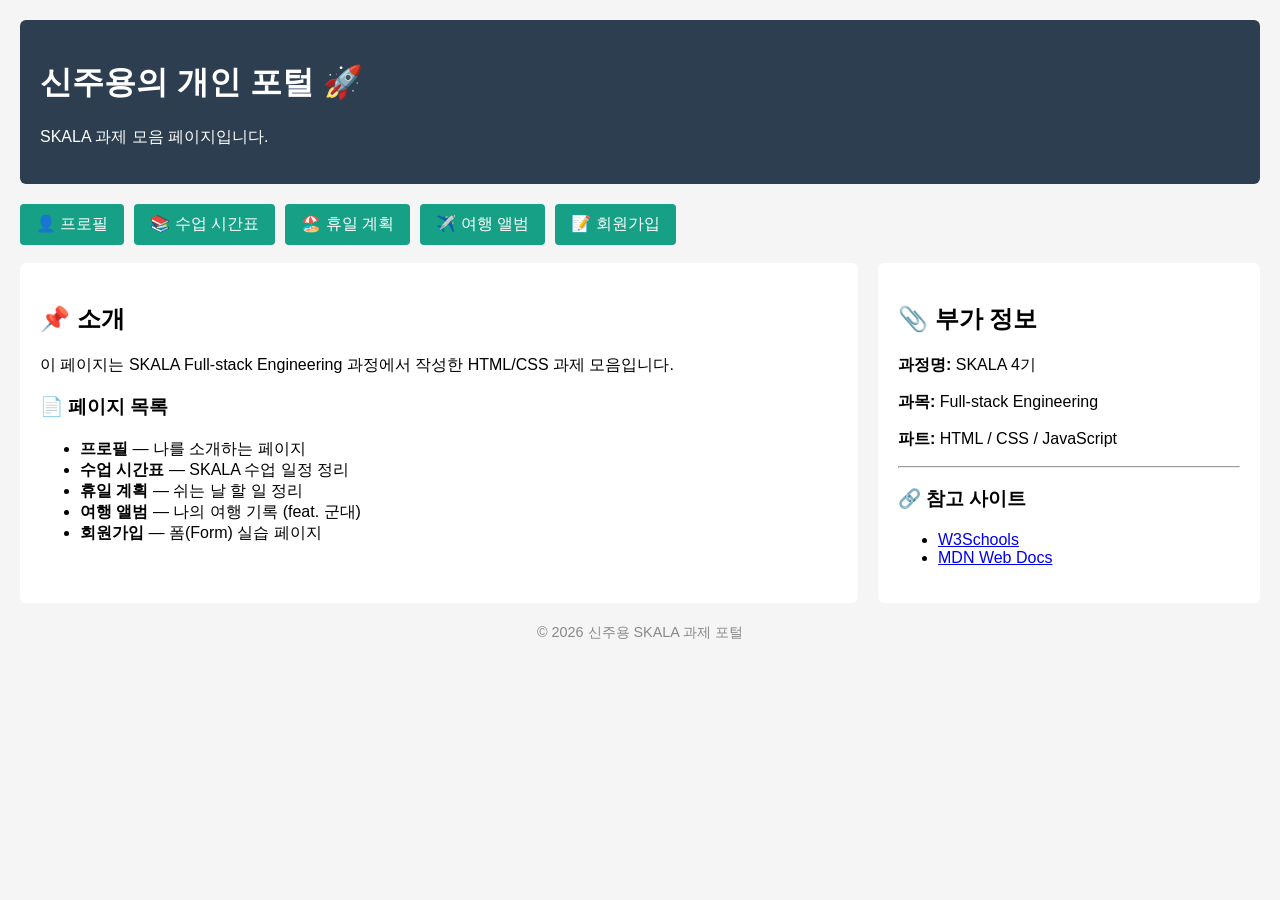
<file: index.html>
<!DOCTYPE html>
<html lang="ko">
<head>
    <meta charset="UTF-8">
    <meta name="viewport" content="width=device-width, initial-scale=1.0">
    <title>나의 개인 포털</title>
    <style>
        body { font-family: Arial, sans-serif; margin: 0; padding: 20px; background-color: #f5f5f5; }
        header { background-color: #2c3e50; color: white; padding: 20px; border-radius: 6px; margin-bottom: 20px; }
        nav ul { list-style: none; padding: 0; display: flex; gap: 10px; flex-wrap: wrap; margin: 0; }
        nav ul li a { display: block; background-color: #16a085; color: white; padding: 10px 16px; border-radius: 4px; text-decoration: none; }
        nav ul li a:hover { background-color: #117a65; }
        .content-wrapper { display: flex; gap: 20px; }
        main { flex: 7; background-color: white; padding: 20px; border-radius: 6px; }
        aside { flex: 3; background-color: white; padding: 20px; border-radius: 6px; }
        footer { margin-top: 20px; text-align: center; color: #888; font-size: 0.9em; }
    </style>
</head>
<body>
    <header>
        <h1>신주용의 개인 포털 🚀</h1>
        <p>SKALA 과제 모음 페이지입니다.</p>
    </header>

    <nav>
        <ul>
            <li><a href="교안 과제/myProfile.html">👤 프로필</a></li>
            <li><a href="교안 과제/myClass.html">📚 수업 시간표</a></li>
            <li><a href="교안 과제/myHoliday.html">🏖️ 휴일 계획</a></li>
            <li><a href="교안 과제/myTrip.html">✈️ 여행 앨범</a></li>
            <li><a href="교안 과제/signUp.html">📝 회원가입</a></li>
        </ul>
    </nav>

    <br>

    <div class="content-wrapper">
        <main>
            <h2>📌 소개</h2>
            <p>이 페이지는 SKALA Full-stack Engineering 과정에서 작성한 HTML/CSS 과제 모음입니다.</p>
            <h3>📄 페이지 목록</h3>
            <ul>
                <li><strong>프로필</strong> — 나를 소개하는 페이지</li>
                <li><strong>수업 시간표</strong> — SKALA 수업 일정 정리</li>
                <li><strong>휴일 계획</strong> — 쉬는 날 할 일 정리</li>
                <li><strong>여행 앨범</strong> — 나의 여행 기록 (feat. 군대)</li>
                <li><strong>회원가입</strong> — 폼(Form) 실습 페이지</li>
            </ul>
        </main>

        <aside>
            <h2>📎 부가 정보</h2>
            <p><strong>과정명:</strong> SKALA 4기</p>
            <p><strong>과목:</strong> Full-stack Engineering</p>
            <p><strong>파트:</strong> HTML / CSS / JavaScript</p>
            <hr>
            <h3>🔗 참고 사이트</h3>
            <ul>
                <li><a href="https://www.w3schools.com" target="_blank">W3Schools</a></li>
                <li><a href="https://developer.mozilla.org" target="_blank">MDN Web Docs</a></li>
            </ul>
        </aside>
    </div>

    <footer>
        <p>© 2026 신주용 SKALA 과제 포털</p>
    </footer>
</body>
</html>
</file>
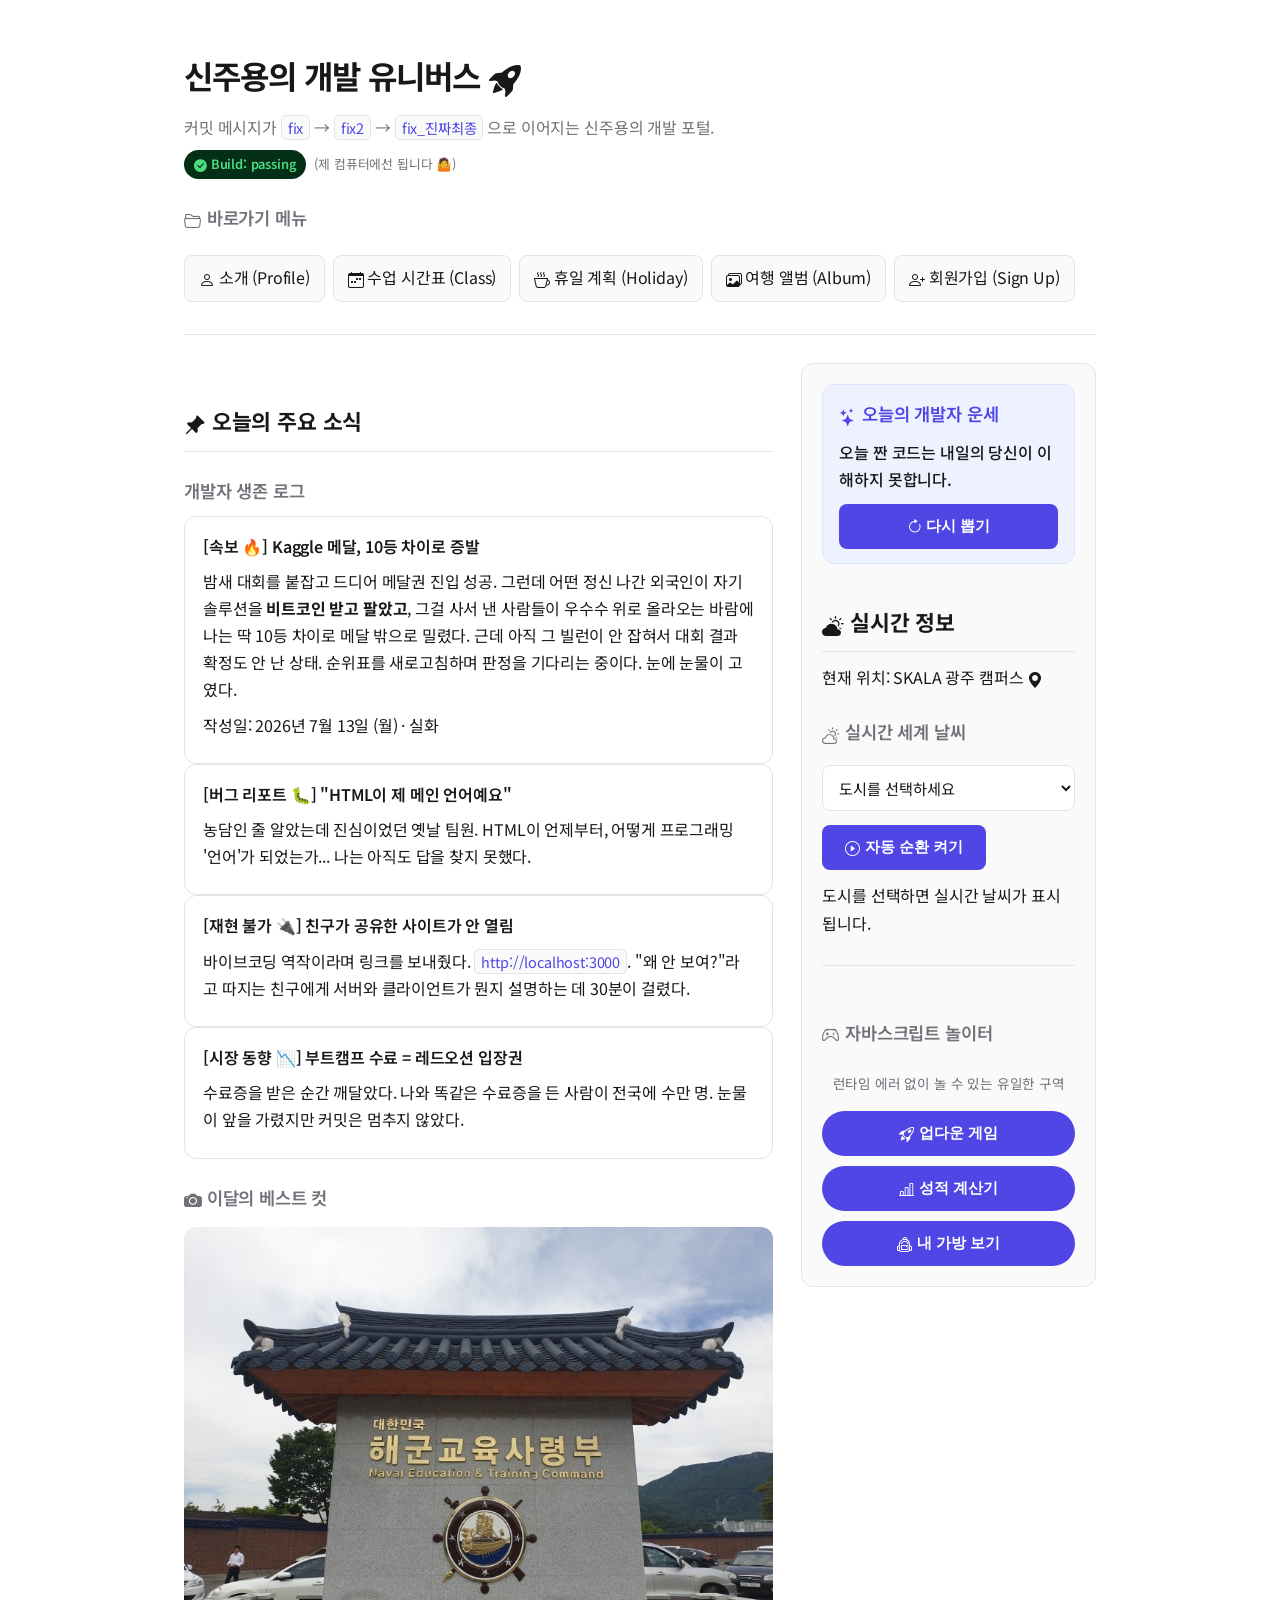
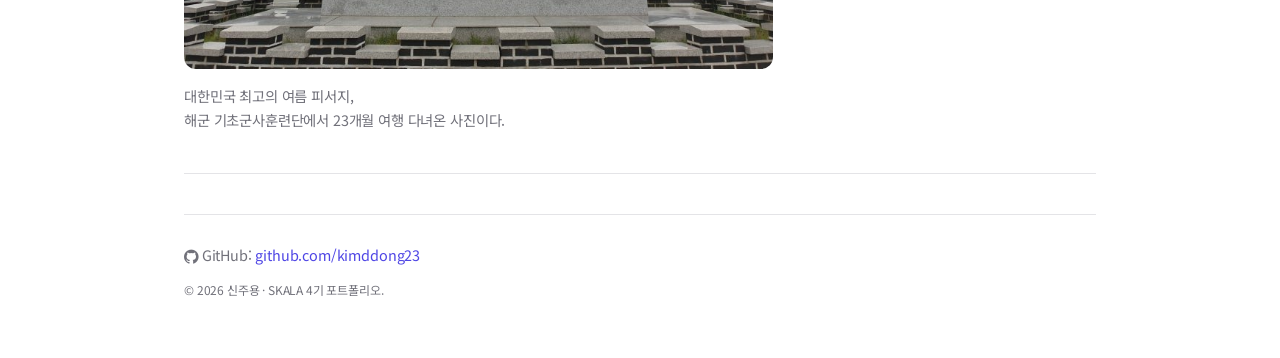
<file: 교안 과제/index.html>
<!DOCTYPE html>
<html lang="ko">
<head>
    <meta charset="UTF-8">
    <meta name="viewport" content="width=device-width, initial-scale=1.0">
    <title>신주용의 개인 포털</title>
    <!-- 부트스트랩 아이콘 폰트 불러오기 -->
    <link rel="stylesheet" href="https://cdn.jsdelivr.net/npm/bootstrap-icons@1.11.3/font/bootstrap-icons.css">
    <link rel="stylesheet" href="css/style.css">
</head>
<body>
    <!-- 내용 전체를 하나로 묶어서 화면 가운데로 모으는 상자 -->
    <div class="container">
        <header>
            <h1>신주용의 개발 유니버스 <i class="bi bi-rocket-takeoff-fill"></i></h1>
            <p>커밋 메시지가 <code>fix</code> → <code>fix2</code> → <code>fix_진짜최종</code> 으로 이어지는 신주용의 개발 포털.</p>
            <!-- 'Build passing' 배지 영역 -->
            <p class="dev-status">
                <span class="badge-pass"><i class="bi bi-check-circle-fill"></i> Build: passing</span>
                <span class="badge-note">(제 컴퓨터에선 됩니다 🤷)</span>
            </p>
        </header>

        <!-- 다른 페이지로 가는 메뉴. nav 태그로 묶음 -->
        <nav>
            <h3><i class="bi bi-folder2-open"></i> 바로가기 메뉴</h3>
            <ul>
                <li><a href="myProfile.html"><i class="bi bi-person"></i> 소개 (Profile)</a></li>
                <li><a href="myClass.html"><i class="bi bi-calendar-week"></i> 수업 시간표 (Class)</a></li>
                <li><a href="myHoliday.html"><i class="bi bi-cup-hot"></i> 휴일 계획 (Holiday)</a></li>
                <li><a href="myTrip.html"><i class="bi bi-images"></i> 여행 앨범 (Album)</a></li>
                <li><a href="signUp.html"><i class="bi bi-person-plus"></i> 회원가입 (Sign Up)</a></li>
            </ul>
        </nav>

        <hr>

        <!-- 본문(main)과 옆칸(aside)을 좌우 두 칸으로 나눔. 실제 배치는 css에서 처리 -->
        <div class="content-wrapper">
            <main>
                <h2><i class="bi bi-pin-angle-fill"></i> 오늘의 주요 소식</h2>

                <section>
                    <h3>개발자 생존 로그</h3>
                    <!-- 소식 피드처럼 항목을 article로 하나씩 쌓음 -->
                    <article>
                        <h4>[속보 🔥] Kaggle 메달, 10등 차이로 증발</h4>
                        <p>밤새 대회를 붙잡고 드디어 메달권 진입 성공. 그런데 어떤 정신 나간 외국인이 자기 솔루션을 <strong>비트코인 받고 팔았고</strong>, 그걸 사서 낸 사람들이 우수수 위로 올라오는 바람에 나는 딱 10등 차이로 메달 밖으로 밀렸다. 근데 아직 그 빌런이 안 잡혀서 대회 결과 확정도 안 난 상태. 순위표를 새로고침하며 판정을 기다리는 중이다. 눈에 눈물이 고였다.</p>
                        <p>작성일: <time datetime="2026-07-13">2026년 7월 13일 (월)</time> · 실화</p>
                    </article>
                    <article>
                        <h4>[버그 리포트 🐛] "HTML이 제 메인 언어예요"</h4>
                        <p>농담인 줄 알았는데 진심이었던 옛날 팀원. HTML이 언제부터, 어떻게 프로그래밍 '언어'가 되었는가... 나는 아직도 답을 찾지 못했다.</p>
                    </article>
                    <article>
                        <h4>[재현 불가 🔌] 친구가 공유한 사이트가 안 열림</h4>
                        <p>바이브코딩 역작이라며 링크를 보내줬다. <code>http://localhost:3000</code>. "왜 안 보여?"라고 따지는 친구에게 서버와 클라이언트가 뭔지 설명하는 데 30분이 걸렸다.</p>
                    </article>
                    <article>
                        <h4>[시장 동향 📉] 부트캠프 수료 = 레드오션 입장권</h4>
                        <p>수료증을 받은 순간 깨달았다. 나와 똑같은 수료증을 든 사람이 전국에 수만 명. 눈물이 앞을 가렸지만 커밋은 멈추지 않았다.</p>
                    </article>
                </section>

                <section>
                    <h3><i class="bi bi-camera-fill"></i> 이달의 베스트 컷</h3>
                    <!-- 사진과 설명은 figure로 함께 묶음 -->
                    <figure>
                        <img src="media/navy_gate.jpg" alt="대한민국 해군교육사령부 정문">
                        <figcaption>대한민국 최고의 여름 피서지,<br>해군 기초군사훈련단에서 23개월 여행 다녀온 사진이다.</figcaption>
                    </figure>
                </section>
            </main>

            <!-- 옆에 붙는 칸. 날씨와 게임 버튼을 모아둠 -->
            <aside>
                <!-- [추가과제] 오늘의 개발자 운세 - 페이지 로드/버튼 클릭마다 랜덤 운세 표시 -->
                <section class="fortune-card">
                    <h3><i class="bi bi-stars"></i> 오늘의 개발자 운세</h3>
                    <p id="fortune-text">운세를 뽑는 중...</p>
                    <button class="btn-submit" id="fortune-btn"><i class="bi bi-arrow-clockwise"></i> 다시 뽑기</button>
                </section>

                <h2><i class="bi bi-cloud-sun-fill"></i> 실시간 정보</h2>
                <p>현재 위치: SKALA 광주 캠퍼스 <i class="bi bi-geo-alt-fill"></i></p>

                <section>
                    <h3><i class="bi bi-cloud-sun"></i> 실시간 세계 날씨</h3>
                    <!-- 도시를 고르면 change 이벤트로 그 도시 날씨 표시 (기능은 realtimeInfo.js) -->
                    <select id="city-select">
                        <option value="none">도시를 선택하세요</option>
                        <option value="37.56,126.97">대한민국 서울</option>
                        <option value="35.67,139.65">일본 도쿄</option>
                        <option value="48.85,2.35">프랑스 파리</option>
                        <option value="40.71,-74.01">미국 뉴욕</option>
                    </select>
                    <!-- [추가과제] 자동 순환 토글 - 켜면 15초마다 다음 도시로 자동 전환 -->
                    <button class="btn-submit" id="auto-toggle"><i class="bi bi-play-circle"></i> 자동 순환 켜기</button>
                    <div id="weather-box">
                        <p>도시를 선택하면 실시간 날씨가 표시됩니다.</p>
                    </div>
                </section>

                <hr>

                <!-- 자바스크립트 기능들. 버튼을 누르면 실행됨 -->
                <section class="game-area">
                    <h3><i class="bi bi-controller"></i> 자바스크립트 놀이터</h3>
                    <p class="game-sub">런타임 에러 없이 놀 수 있는 유일한 구역</p>
                    <button class="btn-submit" onclick="startGame()"><i class="bi bi-rocket-takeoff"></i> 업다운 게임</button>
                    <button class="btn-submit" onclick="checkGrade()"><i class="bi bi-bar-chart-line"></i> 성적 계산기</button>
                    <button class="btn-submit" onclick="showMyBag()"><i class="bi bi-backpack2"></i> 내 가방 보기</button>
                </section>
            </aside>
        </div>

        <hr>

        <footer>
            <p><i class="bi bi-github"></i> GitHub:
                <a href="https://github.com/kimddong23" target="_blank">github.com/kimddong23</a>
            </p>
            <p><small>&copy; 2026 신주용 · SKALA 4기 포트폴리오.</small></p>
        </footer>
    </div>

    <!-- 게임 / 계산기 / 가방 스크립트 불러오기 -->
    <script src="script/upDown.js"></script>
    <script src="script/grade.js"></script>
    <script src="script/bag.js"></script>
    <!-- [추가과제] 오늘의 개발자 운세 (페이지 로드/버튼마다 랜덤) -->
    <script src="script/fortune.js"></script>
    <!-- 이 파일은 module import를 쓰므로 Live Server 같은 서버 환경에서 열어야 날씨가 동작함 -->
    <script type="module" src="script/realtimeInfo.js"></script>
</body>
</html>
</file>
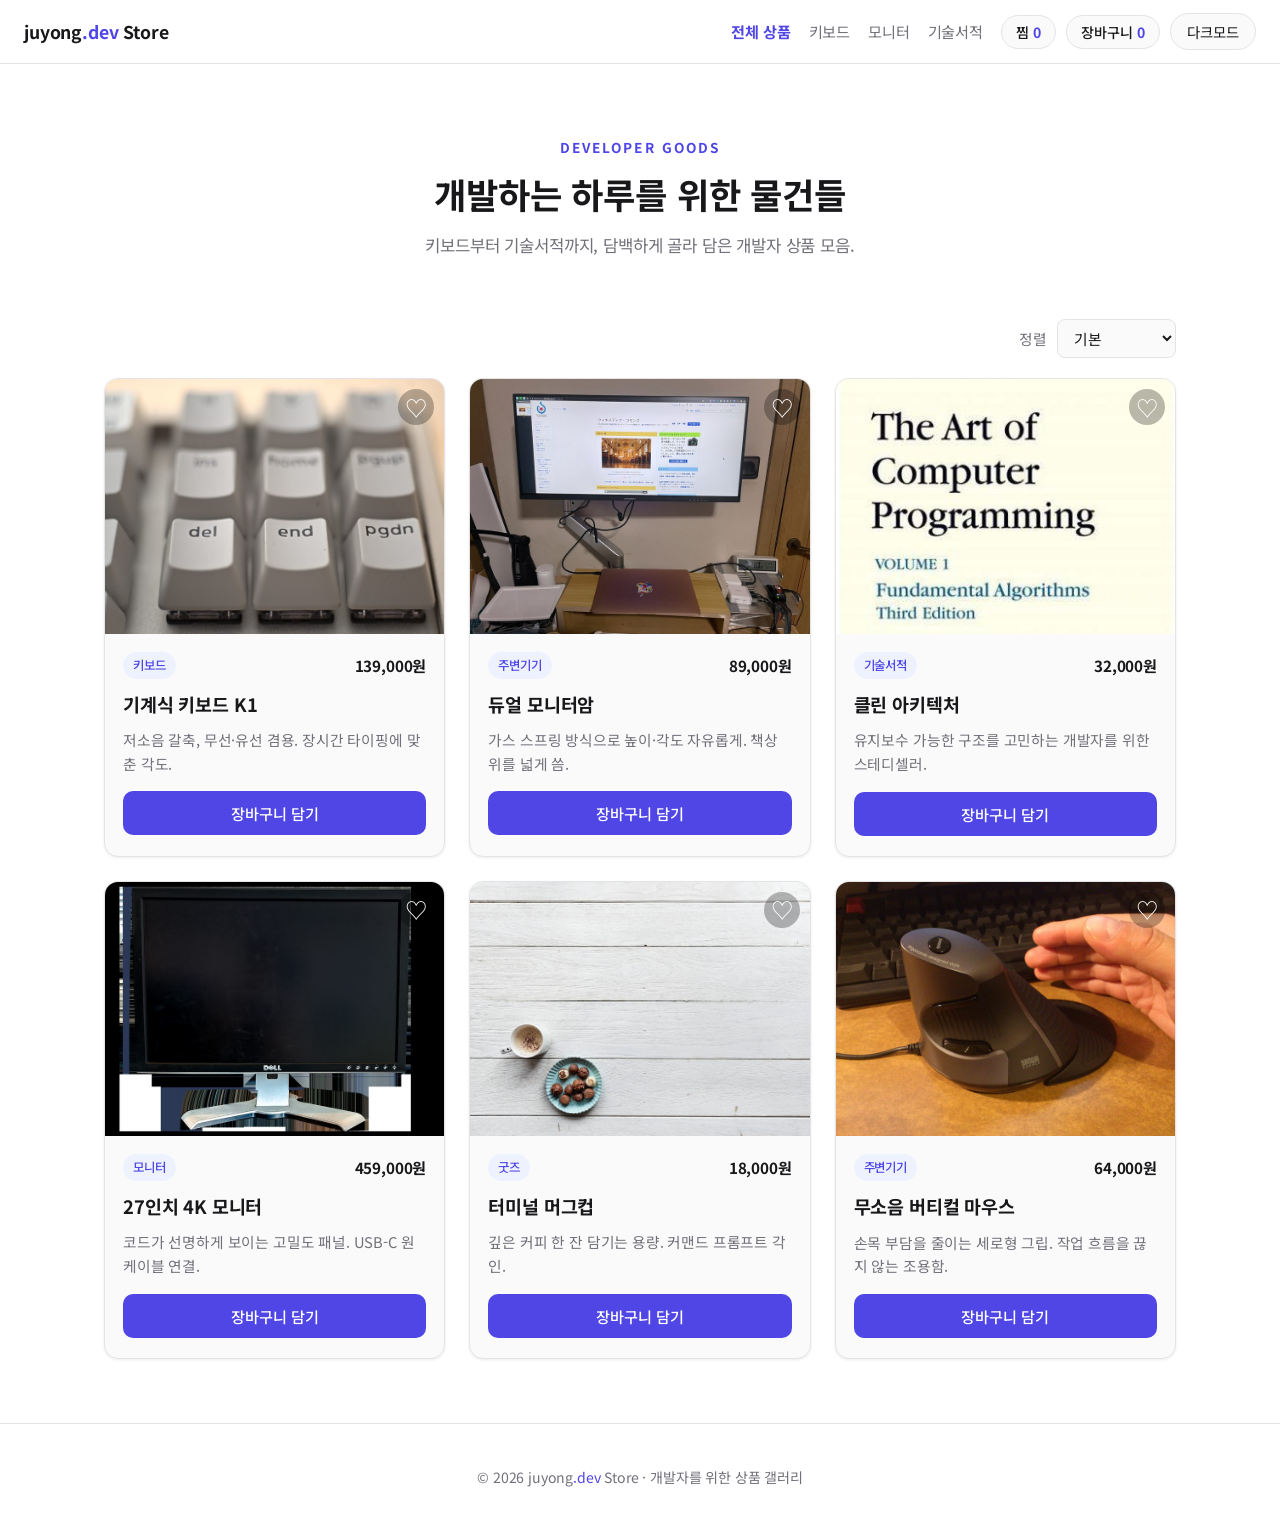
<file: 종합실습가이드 과제/3_상품갤러리/index.html>
<!DOCTYPE html>
<html lang="ko">
<head>
    <meta charset="UTF-8">
    <meta name="viewport" content="width=device-width, initial-scale=1.0">
    <meta name="description" content="juyong.dev 개발자 상품 갤러리">
    <meta name="author" content="신주용">
    <title>juyong.dev | 상품 갤러리</title>
    <link rel="stylesheet" href="css/style.css">
</head>
<body>
    <!-- 상단바: Flexbox 로 로고(왼쪽) / 메뉴 / 우측 컨트롤 배치 -->
    <header class="site-header">
        <a href="index.html" class="logo">juyong<span class="dot">.dev</span> Store</a>

        <!-- [보완] 카테고리 필터 메뉴: data-filter 속성으로 JS 이벤트 위임 처리.
             600px 이하에서 CSS 로 숨김. 활성 항목은 .active 클래스로 구분. -->
        <nav class="nav-menu" id="nav-menu">
            <a href="#gallery" class="nav-link active" data-filter="전체">전체 상품</a>
            <a href="#gallery" class="nav-link" data-filter="키보드">키보드</a>
            <a href="#gallery" class="nav-link" data-filter="모니터">모니터</a>
            <a href="#gallery" class="nav-link" data-filter="기술서적">기술서적</a>
        </nav>

        <!-- 우측 컨트롤 묶음: 찜 카운터 / 장바구니 카운터 / 다크모드 버튼 -->
        <div class="header-controls">
            <!-- [추가과제] 찜 카운터 뱃지 -->
            <button id="wish-counter" class="counter-btn" type="button" aria-label="찜한 상품">
                찜 <span id="wish-count">0</span>
            </button>
            <!-- [보완] 장바구니 카운터 뱃지 -->
            <button id="cart-counter" class="counter-btn" type="button" aria-label="장바구니">
                장바구니 <span id="cart-count">0</span>
            </button>
            <!-- 다크모드 토글 -->
            <button id="theme-toggle" class="theme-toggle" type="button" aria-label="테마 전환">
                <span class="theme-toggle-text">다크모드</span>
            </button>
        </div>
    </header>

    <!-- 히어로: @keyframes 로 순차 등장 애니메이션 -->
    <section class="hero">
        <p class="hero-eyebrow">DEVELOPER GOODS</p>
        <h1 class="hero-title">개발하는 하루를 위한 물건들</h1>
        <p class="hero-desc">키보드부터 기술서적까지, 담백하게 골라 담은 개발자 상품 모음.</p>
    </section>

    <!-- 상품 카드 갤러리 -->
    <main class="container">

        <!-- [추가과제] 가격 정렬 셀렉트: 선택 시 카드 DOM 순서를 가격 기준으로 재정렬 -->
        <div class="gallery-controls">
            <label for="sort-select" class="sort-label">정렬</label>
            <select id="sort-select" class="sort-select">
                <option value="default">기본</option>
                <option value="asc">낮은 가격순</option>
                <option value="desc">높은 가격순</option>
            </select>
        </div>

        <!-- display:grid 로 3열 배치 -->
        <section id="gallery" class="gallery" aria-label="상품 목록">

            <!-- 카드 1: data-category 로 필터 대상 지정 -->
            <article class="card" data-id="1" data-category="키보드">
                <!-- 실제 상품 이미지: object-fit:cover + aspect-ratio 로 비율 유지 -->
                <img class="card-image" src="media/keyboard.jpg" alt="기계식 키보드 K1">
                <!-- [추가과제] 찜 버튼: &#9825;/&#9829; 토글, font-variant-emoji:text 로 텍스트 렌더 강제 -->
                <button class="wish-btn" type="button" data-id="1" aria-label="찜하기">&#9825;</button>
                <div class="card-body">
                    <div class="card-head">
                        <span class="card-tag">키보드</span>
                        <span class="card-price">139,000원</span>
                    </div>
                    <h2 class="card-title">기계식 키보드 K1</h2>
                    <p class="card-desc">저소음 갈축, 무선·유선 겸용. 장시간 타이핑에 맞춘 각도.</p>
                    <!-- [보완] 장바구니 버튼: 클릭 시 카운터 증가, localStorage 저장 -->
                    <button class="card-btn" type="button" data-id="1">장바구니 담기</button>
                </div>
            </article>

            <!-- 카드 2 -->
            <article class="card" data-id="2" data-category="주변기기">
                <img class="card-image" src="media/monitorarm.jpg" alt="듀얼 모니터암">
                <button class="wish-btn" type="button" data-id="2" aria-label="찜하기">&#9825;</button>
                <div class="card-body">
                    <div class="card-head">
                        <span class="card-tag">주변기기</span>
                        <span class="card-price">89,000원</span>
                    </div>
                    <h2 class="card-title">듀얼 모니터암</h2>
                    <p class="card-desc">가스 스프링 방식으로 높이·각도 자유롭게. 책상 위를 넓게 씀.</p>
                    <button class="card-btn" type="button" data-id="2">장바구니 담기</button>
                </div>
            </article>

            <!-- 카드 3 -->
            <article class="card" data-id="3" data-category="기술서적">
                <img class="card-image" src="media/book.jpg" alt="클린 아키텍처 기술서적">
                <button class="wish-btn" type="button" data-id="3" aria-label="찜하기">&#9825;</button>
                <div class="card-body">
                    <div class="card-head">
                        <span class="card-tag">기술서적</span>
                        <span class="card-price">32,000원</span>
                    </div>
                    <h2 class="card-title">클린 아키텍처</h2>
                    <p class="card-desc">유지보수 가능한 구조를 고민하는 개발자를 위한 스테디셀러.</p>
                    <button class="card-btn" type="button" data-id="3">장바구니 담기</button>
                </div>
            </article>

            <!-- 카드 4 -->
            <article class="card" data-id="4" data-category="모니터">
                <img class="card-image" src="media/monitor.jpg" alt="27인치 4K 모니터">
                <button class="wish-btn" type="button" data-id="4" aria-label="찜하기">&#9825;</button>
                <div class="card-body">
                    <div class="card-head">
                        <span class="card-tag">모니터</span>
                        <span class="card-price">459,000원</span>
                    </div>
                    <h2 class="card-title">27인치 4K 모니터</h2>
                    <p class="card-desc">코드가 선명하게 보이는 고밀도 패널. USB-C 원케이블 연결.</p>
                    <button class="card-btn" type="button" data-id="4">장바구니 담기</button>
                </div>
            </article>

            <!-- 카드 5 -->
            <article class="card" data-id="5" data-category="굿즈">
                <img class="card-image" src="media/mug.jpg" alt="터미널 머그컵">
                <button class="wish-btn" type="button" data-id="5" aria-label="찜하기">&#9825;</button>
                <div class="card-body">
                    <div class="card-head">
                        <span class="card-tag">굿즈</span>
                        <span class="card-price">18,000원</span>
                    </div>
                    <h2 class="card-title">터미널 머그컵</h2>
                    <p class="card-desc">깊은 커피 한 잔 담기는 용량. 커맨드 프롬프트 각인.</p>
                    <button class="card-btn" type="button" data-id="5">장바구니 담기</button>
                </div>
            </article>

            <!-- 카드 6 -->
            <article class="card" data-id="6" data-category="주변기기">
                <img class="card-image" src="media/mouse.jpg" alt="무소음 버티컬 마우스">
                <button class="wish-btn" type="button" data-id="6" aria-label="찜하기">&#9825;</button>
                <div class="card-body">
                    <div class="card-head">
                        <span class="card-tag">주변기기</span>
                        <span class="card-price">64,000원</span>
                    </div>
                    <h2 class="card-title">무소음 버티컬 마우스</h2>
                    <p class="card-desc">손목 부담을 줄이는 세로형 그립. 작업 흐름을 끊지 않는 조용함.</p>
                    <button class="card-btn" type="button" data-id="6">장바구니 담기</button>
                </div>
            </article>

        </section>
    </main>

    <footer class="site-footer">
        <p>&copy; 2026 juyong<span class="dot">.dev</span> Store &middot; 개발자를 위한 상품 갤러리</p>
    </footer>

    <script src="script/main.js"></script>
</body>
</html>
</file>
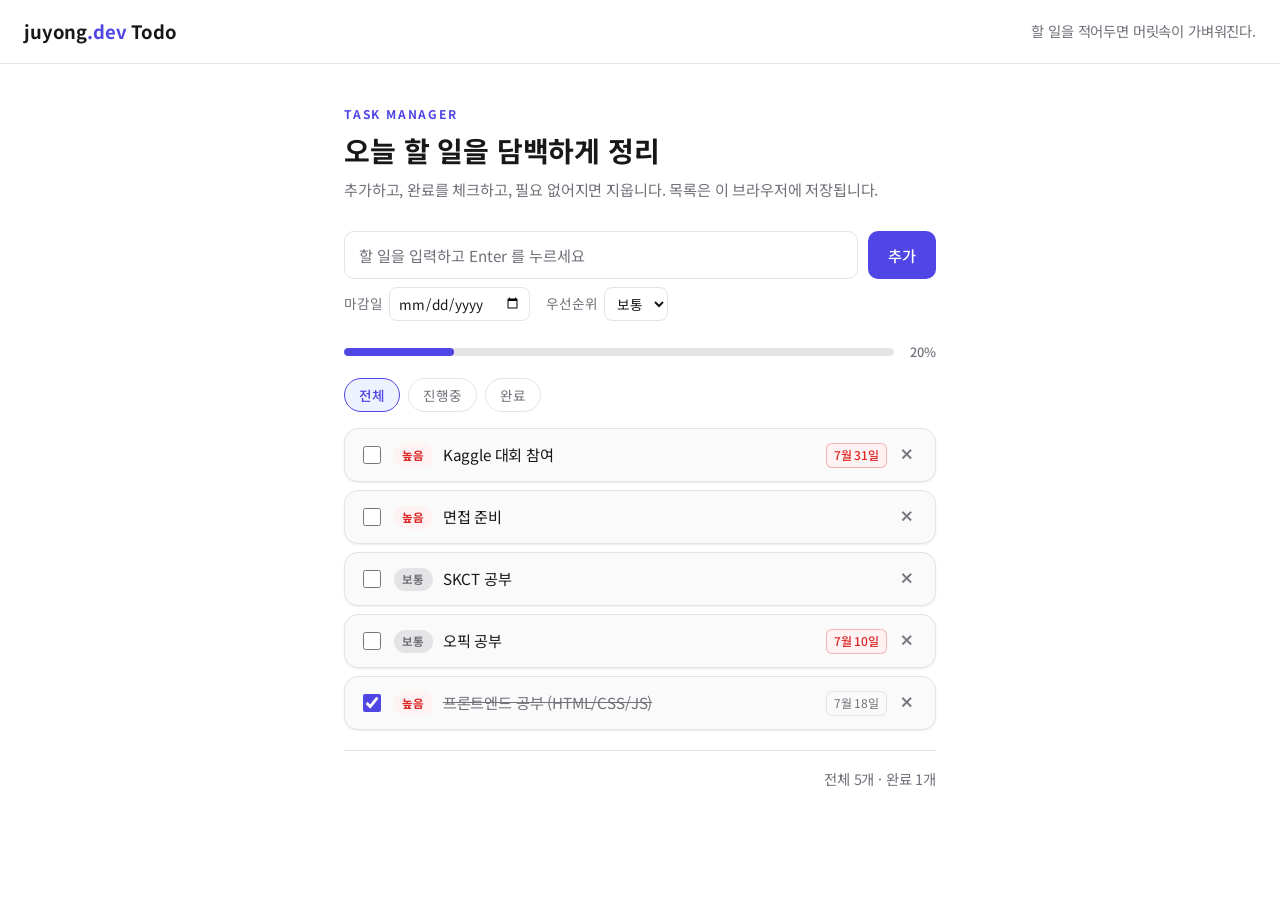
<file: 종합실습가이드 과제/4_할일앱/index.html>
<!DOCTYPE html>
<html lang="ko">
<head>
    <meta charset="UTF-8">
    <meta name="viewport" content="width=device-width, initial-scale=1.0">
    <meta name="description" content="juyong.dev 인터랙티브 할 일 관리 앱">
    <meta name="author" content="신주용">
    <title>juyong.dev | 할 일 관리</title>
    <link rel="stylesheet" href="css/style.css">
</head>
<body>
    <!-- 상단바: 로고(왼쪽) / 오늘의 한마디(오른쪽) 배치 -->
    <header class="site-header">
        <a href="index.html" class="logo">juyong<span class="dot">.dev</span> Todo</a>

        <!-- 오늘의 한마디: async/await + fetch 로 채움. 실패하면 기본 문구로 대체됨 -->
        <p id="quote" class="quote" aria-live="polite">오늘의 한마디를 불러오는 중…</p>
    </header>

    <main class="container">
        <!-- 히어로: 제목과 안내 문구 -->
        <section class="hero">
            <p class="hero-eyebrow">TASK MANAGER</p>
            <h1 class="hero-title">오늘 할 일을 담백하게 정리</h1>
            <p class="hero-desc">추가하고, 완료를 체크하고, 필요 없어지면 지웁니다. 목록은 이 브라우저에 저장됩니다.</p>
        </section>

        <!-- 입력 영역: form 으로 감싸 Enter 키 제출과 추가 버튼 클릭을 한 번에 처리 -->
        <!-- [추가과제] 마감일 날짜 선택, 우선순위 선택을 같은 form 안에 배치 -->
        <form id="todo-form" class="todo-form" autocomplete="off">
            <div class="todo-form-main">
                <input
                    id="todo-input"
                    class="todo-input"
                    type="text"
                    placeholder="할 일을 입력하고 Enter 를 누르세요"
                    aria-label="할 일 입력"
                    maxlength="120"
                >
                <button type="submit" class="add-btn">추가</button>
            </div>
            <div class="todo-form-options">
                <!-- [추가과제] 마감일: date 입력. 값이 없으면 마감일 없음으로 처리 -->
                <label class="form-option-label" for="todo-due">
                    마감일
                    <input
                        id="todo-due"
                        class="todo-due-input"
                        type="date"
                        aria-label="마감일 선택"
                    >
                </label>
                <!-- [추가과제] 우선순위: select 로 높음/보통/낮음 선택. 기본값 보통 -->
                <label class="form-option-label" for="todo-priority">
                    우선순위
                    <select id="todo-priority" class="todo-priority-select" aria-label="우선순위 선택">
                        <option value="high">높음</option>
                        <option value="medium" selected>보통</option>
                        <option value="low">낮음</option>
                    </select>
                </label>
            </div>
        </form>

        <!-- [추가과제] 진행률 바: 완료 비율을 시각적으로 표시. 항목 변화 시 실시간 갱신 -->
        <div class="progress-wrap" aria-label="완료 진행률">
            <div class="progress-bar-bg">
                <div id="progress-bar" class="progress-bar-fill" style="width: 0%"></div>
            </div>
            <span id="progress-label" class="progress-label">0%</span>
        </div>

        <!-- 필터 버튼: 전체 / 진행중 / 완료. 클릭 시 data-filter 값으로 상태를 바꿈 -->
        <div id="filters" class="filters" role="group" aria-label="할 일 필터">
            <button type="button" class="filter-btn is-active" data-filter="all">전체</button>
            <button type="button" class="filter-btn" data-filter="active">진행중</button>
            <button type="button" class="filter-btn" data-filter="done">완료</button>
        </div>

        <!-- 할 일 목록: 부모 ul 에 리스너를 1회만 걸고 closest() 로 항목을 처리 (이벤트 위임) -->
        <ul id="todo-list" class="todo-list" aria-label="할 일 목록"></ul>

        <!-- 목록이 비었을 때 안내 문구 -->
        <p id="empty-state" class="empty-state" hidden>표시할 할 일이 없습니다.</p>

        <!-- 요약: 전체 개수와 완료 개수 -->
        <footer class="summary">
            <span id="summary-text">전체 0개 · 완료 0개</span>
        </footer>
    </main>

    <!-- 모듈로 로드: storage.js(데이터) 를 app.js(화면) 가 import 함 -->
    <script type="module" src="script/app.js"></script>
</body>
</html>
</file>
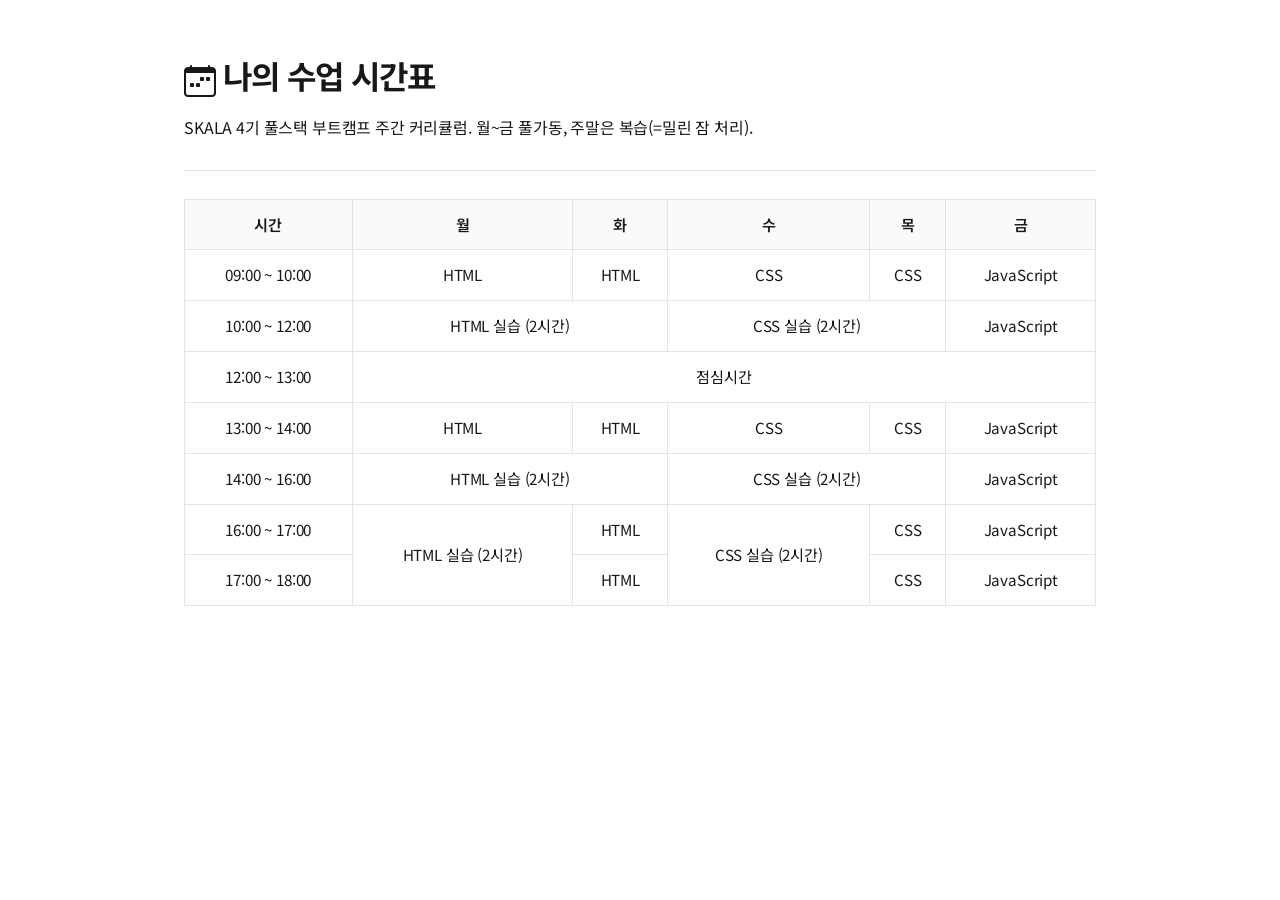
<file: 교안 과제/myClass.html>
<!DOCTYPE html>
<html lang="ko">
<head>
    <meta charset="UTF-8">
    <meta name="viewport" content="width=device-width, initial-scale=1.0">
    <title>나의 수업 시간표</title>
    <link rel="stylesheet" href="https://cdn.jsdelivr.net/npm/bootstrap-icons@1.11.3/font/bootstrap-icons.css">
    <link rel="stylesheet" href="css/style.css">
</head>
<body>
    <div class="container">
    <h1><i class="bi bi-calendar-week"></i> 나의 수업 시간표</h1>
    <p>SKALA 4기 풀스택 부트캠프 주간 커리큘럼. 월~금 풀가동, 주말은 복습(=밀린 잠 처리).</p>
    <hr>

    <!-- 표 실습. 테두리 등 스타일은 HTML 속성 대신 css로 처리.
         rowspan/colspan으로 칸을 합칠 때는 합쳐진 자리의 칸을 비워야 함 -->
    <table>
        <thead>
            <tr>
                <th>시간</th>
                <th>월</th>
                <th>화</th>
                <th>수</th>
                <th>목</th>
                <th>금</th>
            </tr>
        </thead>
        <tbody>
            <tr>
                <td>09:00 ~ 10:00</td>
                <td>HTML</td>
                <td>HTML</td>
                <td>CSS</td>
                <td>CSS</td>
                <td>JavaScript</td>
            </tr>
            <tr>
                <td>10:00 ~ 12:00</td>
                <td colspan="2">HTML 실습 (2시간)</td>   <!-- colspan=2 : 월,화 두 칸 가로로 합치기 -->
                <td colspan="2">CSS 실습 (2시간)</td>
                <td>JavaScript</td>
            </tr>
            <tr>
                <td>12:00 ~ 13:00</td>
                <td colspan="5">점심시간</td>   <!-- 요일 5칸 가로로 합침 -->
            </tr>
            <tr>
                <td>13:00 ~ 14:00</td>
                <td>HTML</td>
                <td>HTML</td>
                <td>CSS</td>
                <td>CSS</td>
                <td>JavaScript</td>
            </tr>
            <tr>
                <td>14:00 ~ 16:00</td>
                <td colspan="2">HTML 실습 (2시간)</td>
                <td colspan="2">CSS 실습 (2시간)</td>
                <td>JavaScript</td>
            </tr>
            <tr>
                <td>16:00 ~ 17:00</td>
                <td rowspan="2">HTML 실습 (2시간)</td>   <!-- rowspan=2 : 아래 행까지 세로로 합치기 -->
                <td>HTML</td>
                <td rowspan="2">CSS 실습 (2시간)</td>
                <td>CSS</td>
                <td>JavaScript</td>
            </tr>
            <tr>
                <td>17:00 ~ 18:00</td>
                <!-- 월/수 칸은 위 행의 rowspan이 이미 차지하고 있어 여기서는 생략 -->
                <td>HTML</td>
                <td>CSS</td>
                <td>JavaScript</td>
            </tr>
        </tbody>
    </table>
    </div>
</body>
</html>
</file>
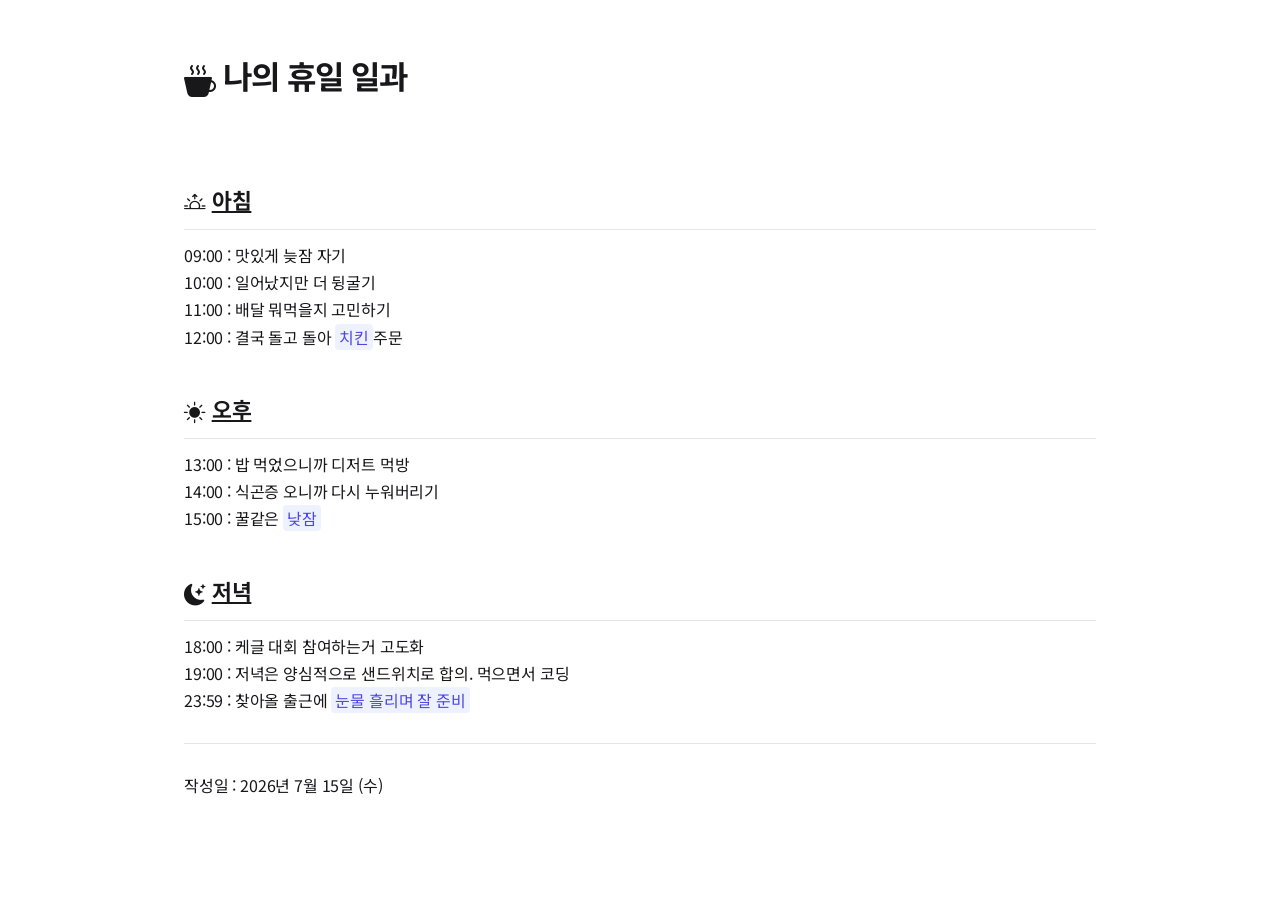
<file: 교안 과제/myHoliday.html>
<!DOCTYPE html>
<html lang="ko">
<head>
    <meta charset="UTF-8">
    <meta name="viewport" content="width=device-width, initial-scale=1.0">
    <title>나의 휴일 일과</title>
    <link rel="stylesheet" href="https://cdn.jsdelivr.net/npm/bootstrap-icons@1.11.3/font/bootstrap-icons.css">
    <link rel="stylesheet" href="css/style.css">
</head>
<body>
    <div class="container">
    <h1><i class="bi bi-cup-hot-fill"></i> 나의 휴일 일과</h1>
    <br>

    <!-- 시간대별로 나눠서 정리. 강조하고 싶은 단어는 <mark>로 형광펜 처리 -->
    <h2><i class="bi bi-sunrise"></i> <u>아침</u></h2>
    <p>
        09:00 : 맛있게 늦잠 자기<br>
        10:00 : 일어났지만 더 뒹굴기<br>
        11:00 : 배달 뭐먹을지 고민하기<br>
        12:00 : 결국 돌고 돌아 <mark>치킨</mark>주문
    </p>

    <h2><i class="bi bi-sun-fill"></i> <u>오후</u></h2>
    <p>
        13:00 : 밥 먹었으니까 디저트 먹방<br>
        14:00 : 식곤증 오니까 다시 누워버리기<br>
        15:00 : 꿀같은 <mark>낮잠</mark><br>
    </p>

    <h2><i class="bi bi-moon-stars-fill"></i> <u>저녁</u></h2>
    <p>
        18:00 : 케글 대회 참여하는거 고도화<br>
        19:00 : 저녁은 양심적으로 샌드위치로 합의. 먹으면서 코딩<br>
        23:59 : 찾아올 출근에 <mark>눈물 흘리며 잘 준비</mark><br>
    </p>

    <hr>
    <p>작성일 : 2026년 7월 15일 (수)</p>
    </div>
</body>
</html>
</file>
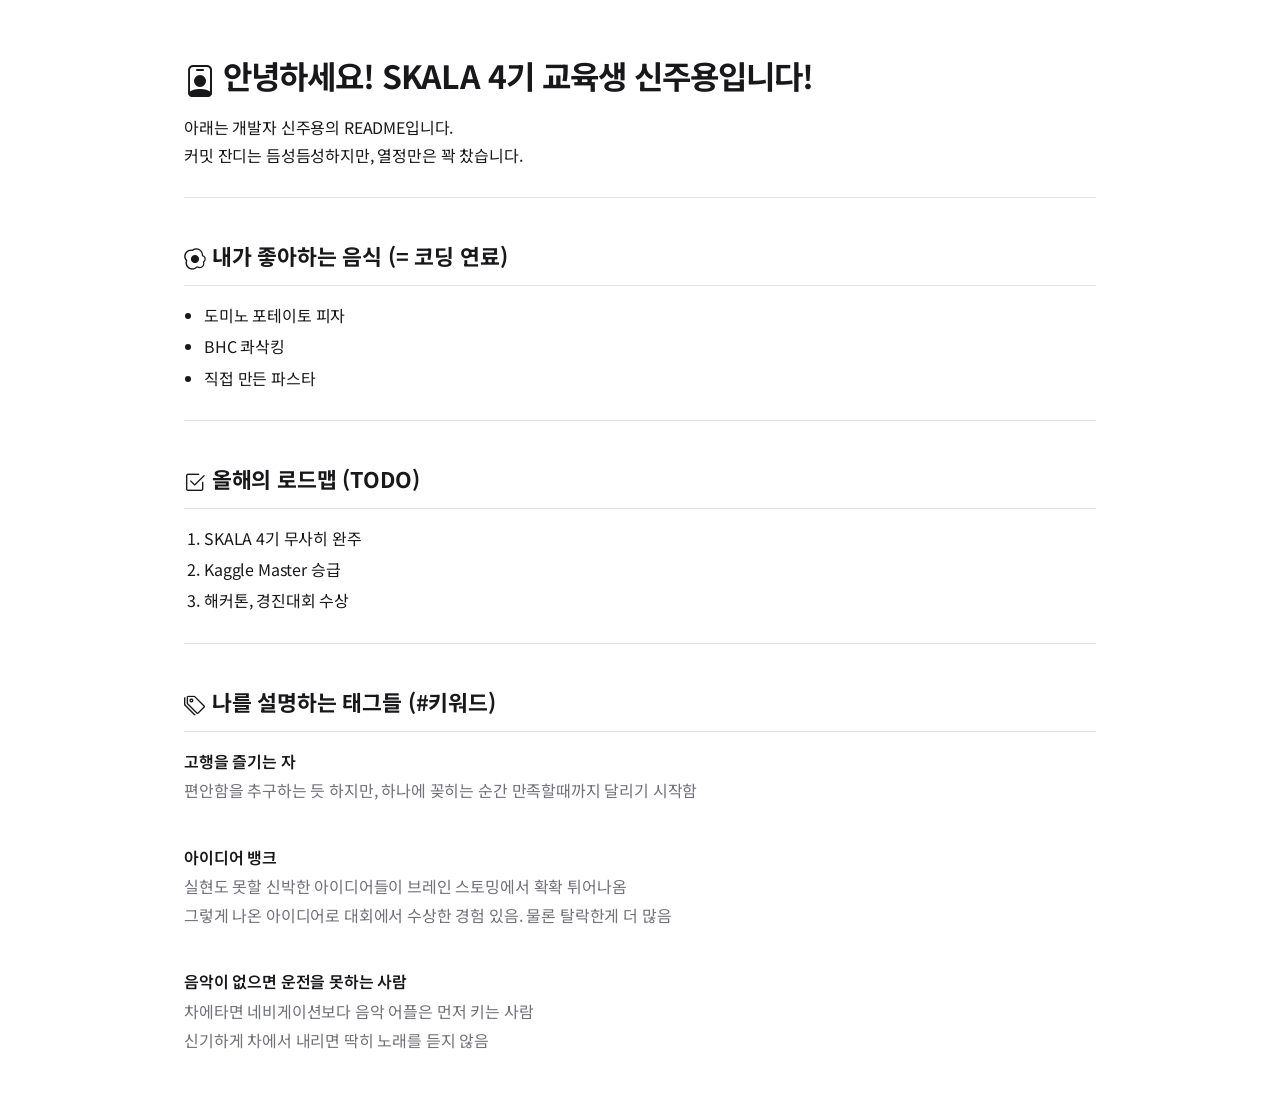
<file: 교안 과제/myProfile.html>
<!DOCTYPE html>
<html lang="ko">
<head>
    <meta charset="UTF-8">
    <meta name="viewport" content="width=device-width, initial-scale=1.0">
    <title>나의 프로필</title>
    <link rel="stylesheet" href="https://cdn.jsdelivr.net/npm/bootstrap-icons@1.11.3/font/bootstrap-icons.css">
    <link rel="stylesheet" href="css/style.css">
</head>
<body>
    <div class="container">
    <h1><i class="bi bi-person-badge"></i> 안녕하세요! SKALA 4기 교육생 신주용입니다!</h1>
    <p>아래는 개발자 신주용의 README입니다.<br>커밋 잔디는 듬성듬성하지만, 열정만은 꽉 찼습니다.</p>
    <hr>

    <!-- 순서 없는 목록(ul) 연습 -->
    <h2><i class="bi bi-egg-fried"></i> 내가 좋아하는 음식 (= 코딩 연료)</h2>
    <ul>
        <li>도미노 포테이토 피자</li>
        <li>BHC 콰삭킹</li>
        <li>직접 만든 파스타</li>
    </ul>
    <hr>

    <!-- 순서 있는 목록(ol). 번호가 자동으로 매겨짐 -->
    <h2><i class="bi bi-check2-square"></i> 올해의 로드맵 (TODO)</h2>
    <ol>
        <li>SKALA 4기 무사히 완주</li>
        <li>Kaggle Master 승급</li>
        <li>해커톤, 경진대회 수상</li>
    </ol>
    <hr>

    <!-- 정의형 목록(dl) - 용어(dt) + 설명(dd) 구조 -->
    <h2><i class="bi bi-tags"></i> 나를 설명하는 태그들 (#키워드)</h2>
    <dl>
        <dt>고행을 즐기는 자</dt>
        <dd>편안함을 추구하는 듯 하지만, 하나에 꽂히는 순간 만족할때까지 달리기 시작함</dd>
        <br>

        <dt>아이디어 뱅크</dt>
        <dd>실현도 못할 신박한 아이디어들이 브레인 스토밍에서 확확 튀어나옴</dd>
        <dd>그렇게 나온 아이디어로 대회에서 수상한 경험 있음. 물론 탈락한게 더 많음</dd>
        <br>

        <dt>음악이 없으면 운전을 못하는 사람</dt>
        <dd>차에타면 네비게이션보다 음악 어플은 먼저 키는 사람</dd>
        <dd>신기하게 차에서 내리면 딱히 노래를 듣지 않음</dd>
    </dl>
    </div>
</body>
</html>
</file>
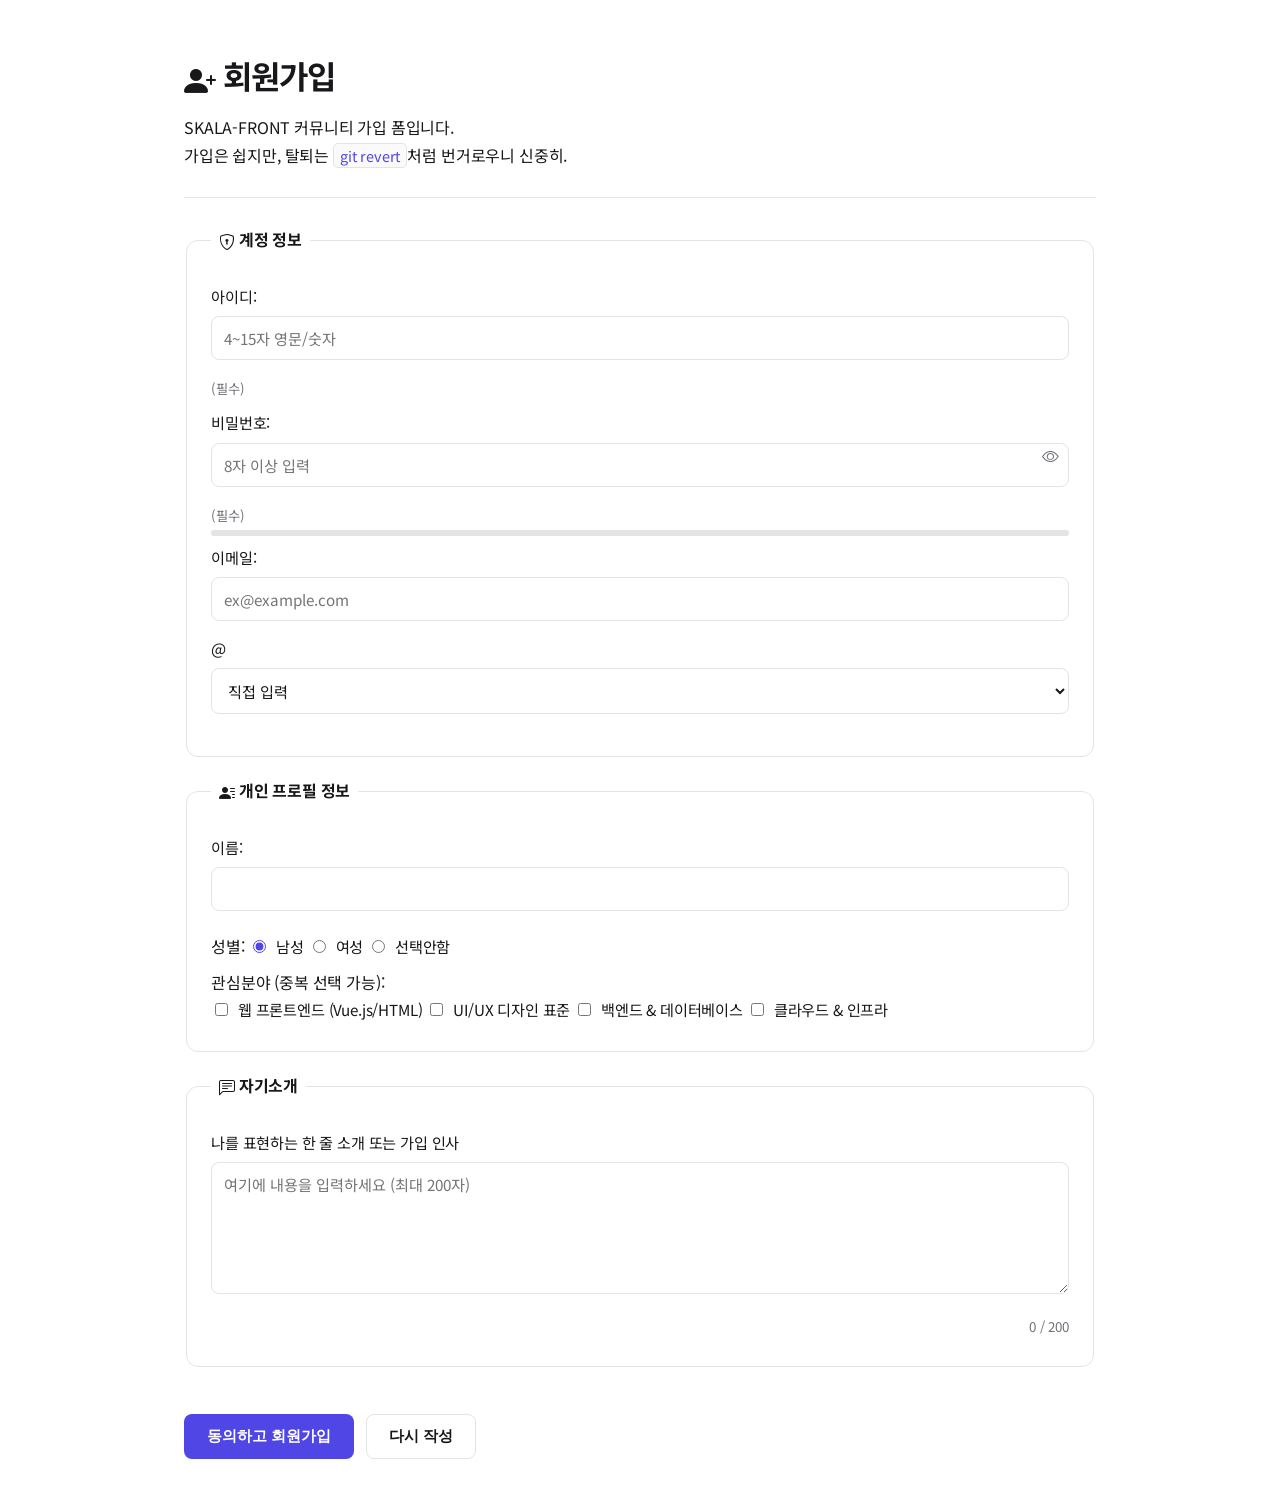
<file: 교안 과제/signUp.html>
<!DOCTYPE html>
<html lang="ko">
<head>
    <meta charset="UTF-8">
    <meta name="viewport" content="width=device-width, initial-scale=1.0">
    <title>회원가입</title>
    <link rel="stylesheet" href="https://cdn.jsdelivr.net/npm/bootstrap-icons@1.11.3/font/bootstrap-icons.css">
    <link rel="stylesheet" href="css/style.css">
</head>
<body>
    <div class="container">
    <h1><i class="bi bi-person-plus-fill"></i> 회원가입</h1>
    <p>SKALA-FRONT 커뮤니티 가입 폼입니다.<br>가입은 쉽지만, 탈퇴는 <code>git revert</code>처럼 번거로우니 신중히.</p>
    <hr>

    <!-- 전체 입력을 form 하나로 묶어서 필수입력 검사와 제출이 한 번에 되게 함.
         method="get" 이라 제출하면 입력값이 쿼리스트링으로 주소창에 붙어서 넘어감. -->
    <form action="signUpResult.html" method="get">

        <fieldset>
            <legend><i class="bi bi-shield-lock"></i> 계정 정보</legend>
            <p>
                <label for="userID">아이디: </label>
                <!-- required, minlength 등을 넣으면 자바스크립트 없이 브라우저가 기본 검사를 해줌 -->
                <input type="text" id="userID" name="userID" minlength="4" maxlength="15" required placeholder="4~15자 영문/숫자">
                <small>(필수)</small>
            </p>
            <p>
                <label for="userPw">비밀번호: </label>
                <!-- [추가과제] 비밀번호 보기/숨기기 토글 (눈 아이콘) -->
                <span class="input-with-icon">
                    <input type="password" id="userPw" name="userPw" minlength="8" maxlength="20" required placeholder="8자 이상 입력">
                    <button type="button" id="pwToggle" class="icon-btn" aria-label="비밀번호 표시/숨김"><i class="bi bi-eye"></i></button>
                </span>
                <small>(필수)</small>
                <!-- [추가과제] 비밀번호 강도 실시간 표시 -->
                <span class="pw-meter" id="pwMeter" aria-hidden="true"><i></i></span>
                <small id="pwMsg" class="pw-msg"></small>
            </p>
            <p>
                <label for="userEmail">이메일: </label>
                <input type="email" id="userEmail" name="userEmail" placeholder="ex@example.com">
                @
                <!-- 이메일 도메인은 select 드롭다운으로 선택 -->
                <select name="emailDomain">
                    <option value="direct">직접 입력</option>
                    <option value="naver.com">naver.com</option>
                    <option value="gmail.com">gmail.com</option>
                    <option value="daum.net">daum.net</option>
                </select>
            </p>
        </fieldset>

        <fieldset>
            <legend><i class="bi bi-person-lines-fill"></i> 개인 프로필 정보</legend>
            <p>
                <label for="userName">이름: </label>
                <input type="text" id="userName" name="userName">
            </p>
            <p>
                성별:
                <!-- radio는 name이 같아야 그룹으로 묶여 하나만 선택됨 -->
                <label><input type="radio" name="gender" value="male" checked> 남성</label>
                <label><input type="radio" name="gender" value="female"> 여성</label>
                <label><input type="radio" name="gender" value="none"> 선택안함</label>
            </p>
            <p>
                관심분야 (중복 선택 가능): <br>
                <!-- checkbox는 여러 개 체크 가능. name이 같으면 같은 그룹으로 넘어감 -->
                <label><input type="checkbox" name="interest" value="frontend"> 웹 프론트엔드 (Vue.js/HTML)</label>
                <label><input type="checkbox" name="interest" value="uiux"> UI/UX 디자인 표준</label>
                <label><input type="checkbox" name="interest" value="backend"> 백엔드 &amp; 데이터베이스</label>
                <label><input type="checkbox" name="interest" value="devops"> 클라우드 &amp; 인프라</label>
            </p>
        </fieldset>

        <fieldset>
            <legend><i class="bi bi-chat-left-text"></i> 자기소개</legend>
            <p>
                <label for="intro">나를 표현하는 한 줄 소개 또는 가입 인사</label><br>
                <textarea id="intro" name="intro" rows="5" cols="50" maxlength="200" placeholder="여기에 내용을 입력하세요 (최대 200자)"></textarea>
                <!-- [추가과제] 자기소개 글자수 실시간 카운터 -->
                <small class="char-count"><span id="introCount">0</span> / 200</small>
            </p>
        </fieldset>

        <br>
        <input type="submit" class="btn-submit" value="동의하고 회원가입">
        <input type="reset" class="btn-reset" value="다시 작성">
    </form>
    </div>

    <!-- 입력칸 조건을 못 맞췄을 때 뜨는 경고 문구를 커스텀 문구로 바꿔주는 스크립트 -->
    <script src="script/signupValidation.js"></script>
    <!-- [추가과제] 비밀번호 보기토글·강도미터·글자수 카운터 -->
    <script src="script/signupEnhance.js"></script>
</body>
</html>
</file>
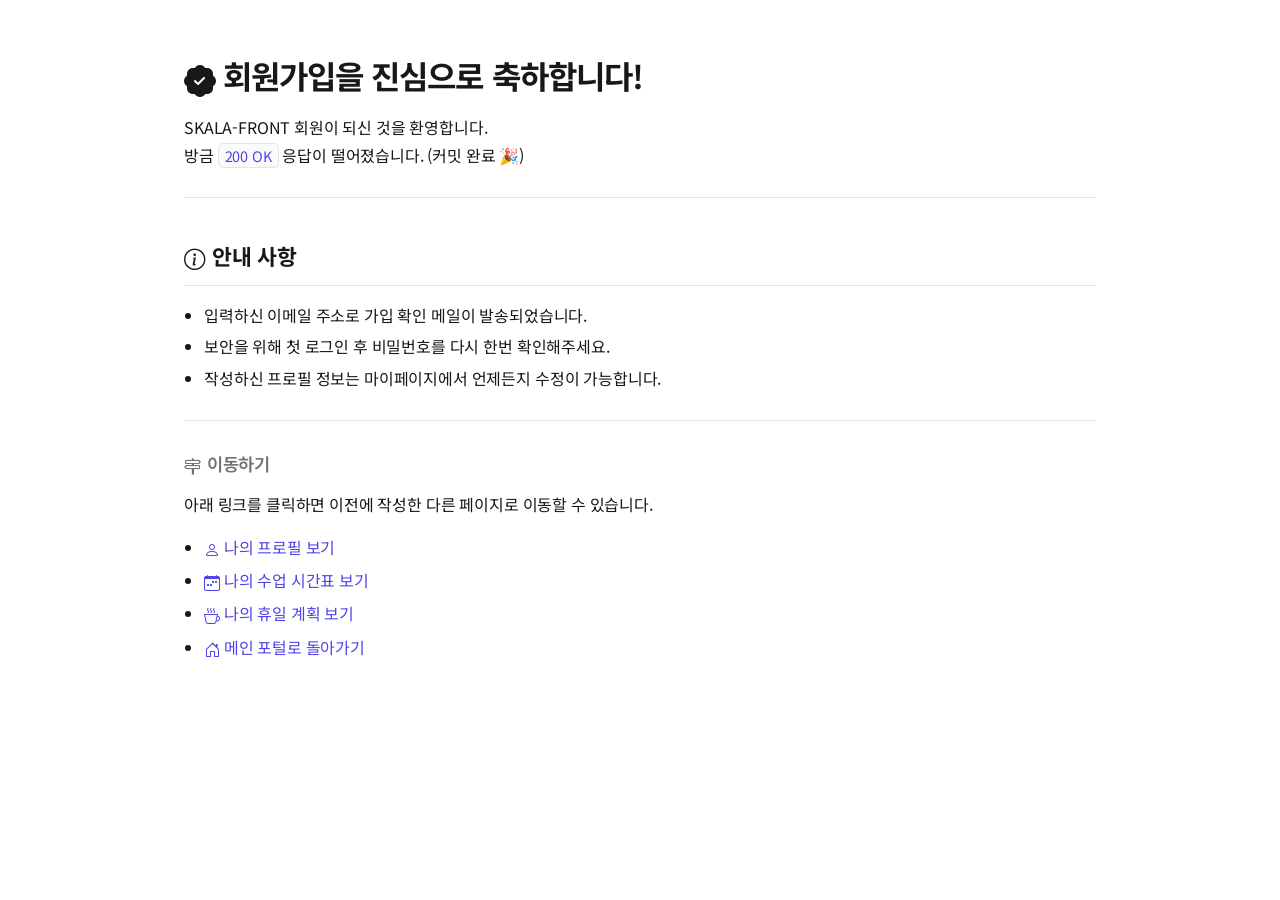
<file: 교안 과제/signUpResult.html>
<!DOCTYPE html>
<html lang="ko">
<head>
    <meta charset="UTF-8">
    <meta name="viewport" content="width=device-width, initial-scale=1.0">
    <title>회원가입 완료</title>
    <link rel="stylesheet" href="https://cdn.jsdelivr.net/npm/bootstrap-icons@1.11.3/font/bootstrap-icons.css">
    <link rel="stylesheet" href="css/style.css">
</head>
<body>
    <div class="container">
    <!-- signUp 폼에서 제출 성공하면 이 페이지로 넘어옴 -->
    <h1><i class="bi bi-patch-check-fill"></i> 회원가입을 진심으로 축하합니다!</h1>
    <p>SKALA-FRONT 회원이 되신 것을 환영합니다.<br>방금 <code>200 OK</code> 응답이 떨어졌습니다. (커밋 완료 🎉)</p>
    <hr>
    <h2><i class="bi bi-info-circle"></i> 안내 사항</h2>
    <ul>
        <li>입력하신 이메일 주소로 가입 확인 메일이 발송되었습니다.</li>
        <li>보안을 위해 첫 로그인 후 비밀번호를 다시 한번 확인해주세요.</li>
        <li>작성하신 프로필 정보는 마이페이지에서 언제든지 수정이 가능합니다.</li>
    </ul>
    <hr>
    <h3><i class="bi bi-signpost-2"></i> 이동하기</h3>
    <p>아래 링크를 클릭하면 이전에 작성한 다른 페이지로 이동할 수 있습니다.</p>
    <ul>
        <li><a href="myProfile.html"><i class="bi bi-person"></i> 나의 프로필 보기</a></li>
        <li><a href="myClass.html"><i class="bi bi-calendar-week"></i> 나의 수업 시간표 보기</a></li>
        <li><a href="myHoliday.html"><i class="bi bi-cup-hot"></i> 나의 휴일 계획 보기</a></li>
        <li><a href="index.html"><i class="bi bi-house-door"></i> 메인 포털로 돌아가기</a></li>
    </ul>
    </div>
</body>
</html>
</file>
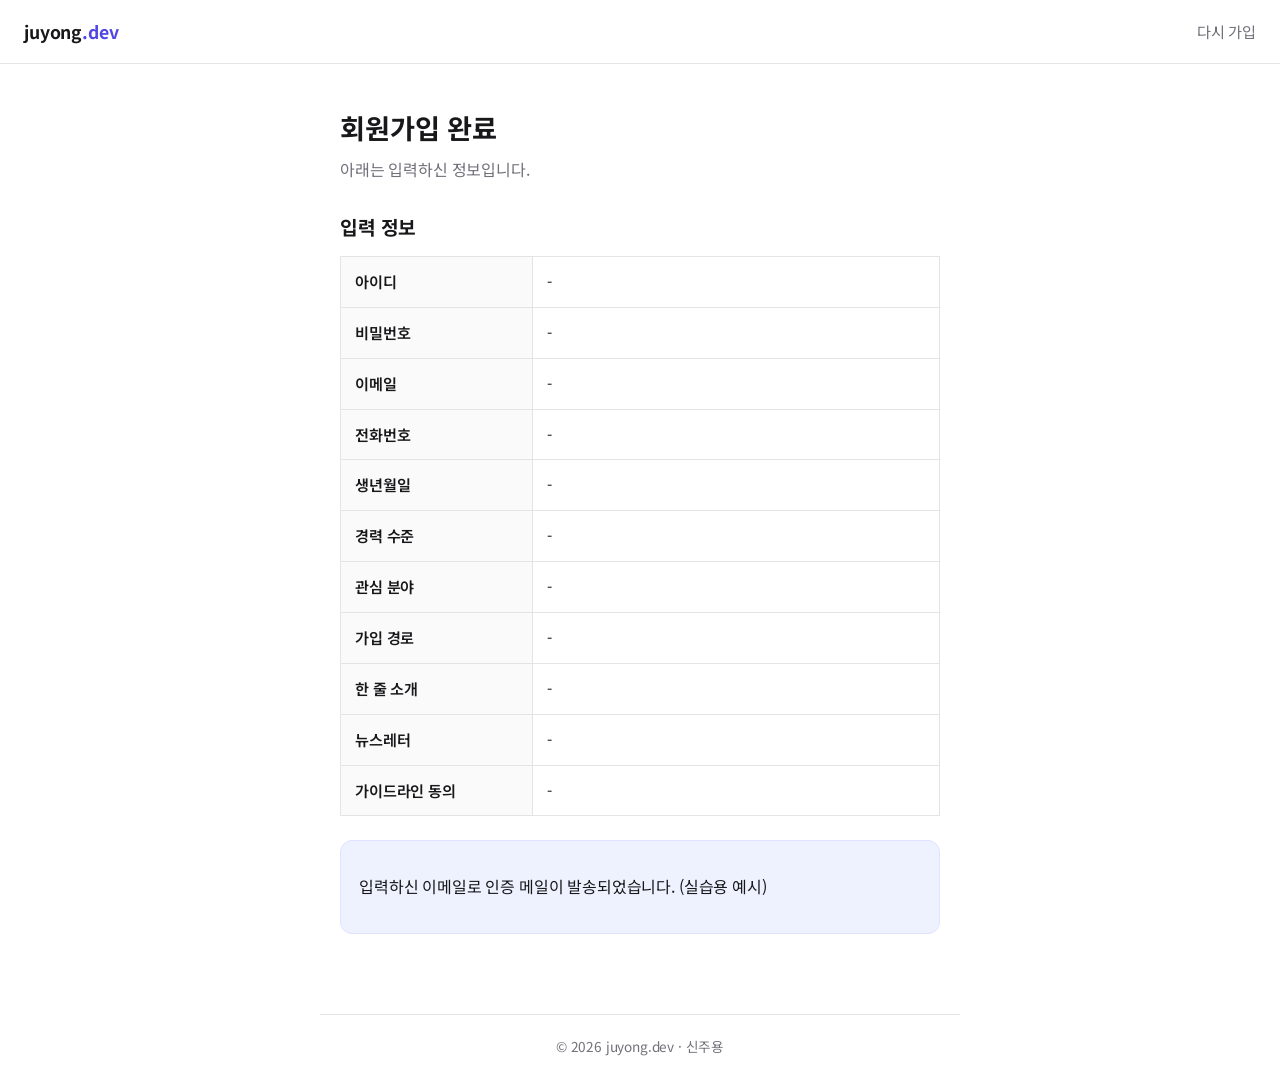
<file: 종합실습가이드 과제/1_회원가입/result.html>
<!DOCTYPE html>
<html lang="ko">
<head>
    <meta charset="UTF-8">
    <meta name="viewport" content="width=device-width, initial-scale=1.0">
    <meta name="description" content="juyong.dev 회원가입 결과 페이지">
    <meta name="author" content="신주용">
    <title>juyong.dev | 가입 완료</title>
    <link rel="stylesheet" href="css/style.css">
</head>
<body>
    <!-- 회원가입 페이지와 동일한 고정 헤더(position:fixed) -->
    <header class="site-header">
        <a href="signup.html" class="logo">juyong<span class="dot">.dev</span></a>
        <nav>
            <a href="signup.html">다시 가입</a>
        </nav>
    </header>

    <div class="container">
        <h1>회원가입 완료</h1>
        <p class="subtitle">아래는 입력하신 정보입니다.</p>

        <h2>입력 정보</h2>
        <!-- 표 내용은 result.js 가 쿼리스트링 값을 읽어 동적으로 생성 -->
        <table class="result-table">
            <tbody id="result-body"></tbody>
        </table>

        <div class="notice">
            <p>입력하신 이메일로 인증 메일이 발송되었습니다. (실습용 예시)</p>
        </div>
    </div>

    <footer>&copy; 2026 juyong.dev · 신주용</footer>

    <!-- 쿼리스트링(?userId=...)을 읽어 표로 렌더링 -->
    <script src="script/result.js"></script>
</body>
</html>
</file>
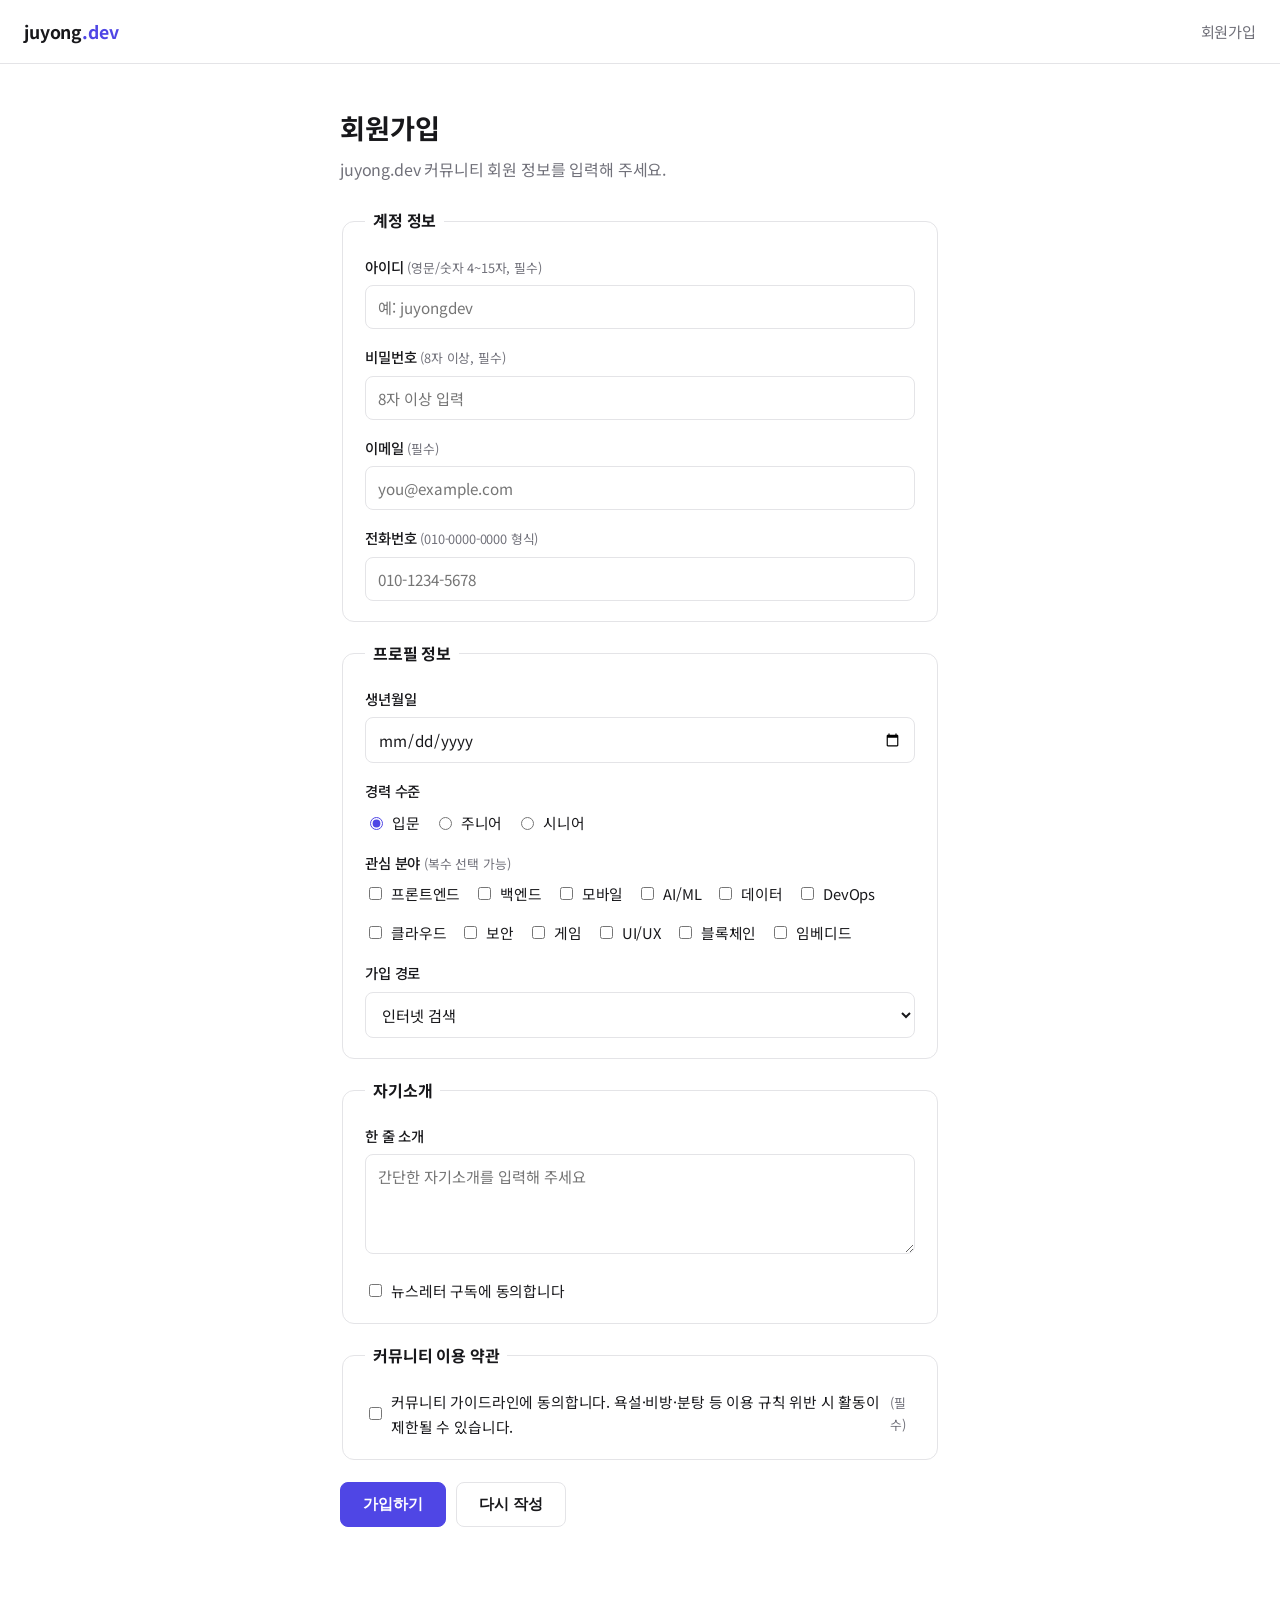
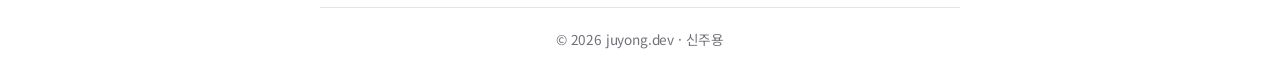
<file: 종합실습가이드 과제/1_회원가입/signup.html>
<!DOCTYPE html>
<html lang="ko">
<head>
    <meta charset="UTF-8">
    <meta name="viewport" content="width=device-width, initial-scale=1.0">
    <meta name="description" content="juyong.dev 회원가입 페이지">
    <meta name="author" content="신주용">
    <title>juyong.dev | 회원가입</title>
    <link rel="stylesheet" href="css/style.css">
</head>
<body>
    <!-- 고정 헤더: CSS position:fixed + z-index 로 스크롤 시 상단에 고정 -->
    <header class="site-header">
        <a href="signup.html" class="logo">juyong<span class="dot">.dev</span></a>
        <nav>
            <a href="signup.html">회원가입</a>
        </nav>
    </header>

    <div class="container">
        <h1>회원가입</h1>
        <p class="subtitle">juyong.dev 커뮤니티 회원 정보를 입력해 주세요.</p>

        <!-- 전체 입력을 하나의 form으로 묶음.
             method="get" 이므로 제출 시 입력값이 쿼리스트링으로 result.html에 전달됨. -->
        <form action="result.html" method="get">

            <fieldset>
                <legend>계정 정보</legend>

                <div class="field">
                    <label for="userId">아이디 <span class="hint">(영문/숫자 4~15자, 필수)</span></label>
                    <!-- pattern: 영문·숫자 4~15자만 허용. required와 함께 브라우저가 제출을 차단 -->
                    <input type="text" id="userId" name="userId" required
                           pattern="[A-Za-z0-9]{4,15}"
                           title="영문/숫자 4~15자로 입력하세요"
                           placeholder="예: juyongdev">
                </div>

                <div class="field">
                    <label for="userPw">비밀번호 <span class="hint">(8자 이상, 필수)</span></label>
                    <!-- minlength: 8자 미만이면 제출이 차단됨 -->
                    <input type="password" id="userPw" name="userPw" required
                           minlength="8" maxlength="20" placeholder="8자 이상 입력">
                </div>

                <div class="field">
                    <label for="email">이메일 <span class="hint">(필수)</span></label>
                    <!-- type=email: 형식에 맞지 않으면 브라우저가 검증 -->
                    <input type="email" id="email" name="email" required
                           placeholder="you@example.com">
                </div>

                <div class="field">
                    <label for="phone">전화번호 <span class="hint">(010-0000-0000 형식)</span></label>
                    <!-- type=tel + pattern 으로 전화번호 형식 검증 -->
                    <input type="tel" id="phone" name="phone"
                           pattern="01[0-9]-[0-9]{3,4}-[0-9]{4}"
                           title="010-1234-5678 형식으로 입력하세요"
                           placeholder="010-1234-5678">
                </div>
            </fieldset>

            <fieldset>
                <legend>프로필 정보</legend>

                <div class="field">
                    <label for="birth">생년월일</label>
                    <!-- type=date: min/max 로 선택 가능한 날짜 범위 제한 -->
                    <input type="date" id="birth" name="birth" min="1950-01-01" max="2015-12-31">
                </div>

                <div class="field">
                    <label>경력 수준</label>
                    <!-- radio: 같은 name 그룹에서 하나만 선택됨 -->
                    <div class="choice-group">
                        <label class="choice"><input type="radio" name="level" value="입문" checked> 입문</label>
                        <label class="choice"><input type="radio" name="level" value="주니어"> 주니어</label>
                        <label class="choice"><input type="radio" name="level" value="시니어"> 시니어</label>
                    </div>
                </div>

                <div class="field">
                    <label>관심 분야 <span class="hint">(복수 선택 가능)</span></label>
                    <!-- checkbox: 같은 name 으로 체크한 값이 모두 전송됨(복수 값) -->
                    <div class="choice-group">
                        <label class="choice"><input type="checkbox" name="interest" value="프론트엔드"> 프론트엔드</label>
                        <label class="choice"><input type="checkbox" name="interest" value="백엔드"> 백엔드</label>
                        <label class="choice"><input type="checkbox" name="interest" value="모바일"> 모바일</label>
                        <label class="choice"><input type="checkbox" name="interest" value="AI/ML"> AI/ML</label>
                        <label class="choice"><input type="checkbox" name="interest" value="데이터"> 데이터</label>
                        <label class="choice"><input type="checkbox" name="interest" value="DevOps"> DevOps</label>
                        <label class="choice"><input type="checkbox" name="interest" value="클라우드"> 클라우드</label>
                        <label class="choice"><input type="checkbox" name="interest" value="보안"> 보안</label>
                        <label class="choice"><input type="checkbox" name="interest" value="게임"> 게임</label>
                        <label class="choice"><input type="checkbox" name="interest" value="UI/UX"> UI/UX</label>
                        <label class="choice"><input type="checkbox" name="interest" value="블록체인"> 블록체인</label>
                        <label class="choice"><input type="checkbox" name="interest" value="임베디드"> 임베디드</label>
                    </div>
                </div>

                <div class="field">
                    <label for="path">가입 경로</label>
                    <!-- select: 드롭다운에서 하나 선택 -->
                    <select id="path" name="path">
                        <option value="검색">인터넷 검색</option>
                        <option value="지인추천">지인 추천</option>
                        <option value="SNS">SNS</option>
                        <option value="기타">기타</option>
                    </select>
                </div>
            </fieldset>

            <fieldset>
                <legend>자기소개</legend>
                <div class="field">
                    <label for="intro">한 줄 소개</label>
                    <!-- textarea: 여러 줄 입력 -->
                    <textarea id="intro" name="intro" placeholder="간단한 자기소개를 입력해 주세요"></textarea>
                </div>
                <div class="field">
                    <label class="choice">
                        <input type="checkbox" name="newsletter" value="구독"> 뉴스레터 구독에 동의합니다
                    </label>
                </div>
            </fieldset>

            <fieldset>
                <legend>커뮤니티 이용 약관</legend>
                <!-- [추가과제] 커뮤니티 가이드라인 필수 동의 (required 체크박스로 미동의 시 가입 차단) -->
                <div class="field">
                    <label class="choice">
                        <input type="checkbox" name="agree" value="동의" required>
                        커뮤니티 가이드라인에 동의합니다. 욕설·비방·분탕 등 이용 규칙 위반 시 활동이 제한될 수 있습니다. <span class="hint">(필수)</span>
                    </label>
                </div>
            </fieldset>

            <!-- 특이도: 공통 .btn 위에 .btn-primary 를 함께 적용해 색상만 덧입힘 -->
            <div class="actions">
                <button type="submit" class="btn btn-primary">가입하기</button>
                <button type="reset" class="btn">다시 작성</button>
            </div>
        </form>
    </div>

    <footer>&copy; 2026 juyong.dev · 신주용</footer>
</body>
</html>
</file>
<file: 교안 과제/css/style.css>
/* =====================================================
   SKALA 교안 과제 공통 스타일 - 신주용
   여러 페이지의 스타일을 css 하나로 모아서 관리함.
   수업에서 배운 css 개념들(폰트, 박스모델, 폼, flex/grid, 반응형, 애니메이션)을 두루 사용.
   색은 회색 계열 + 포인트색 하나로 통일.
   ===================================================== */

/* 폰트 - 구글 폰트 Noto Sans KR 사용 */
@import url('https://fonts.googleapis.com/css2?family=Noto+Sans+KR:wght@400;500;700&display=swap');

/* 색 테마를 :root 변수로 관리.
   한 곳에서 바꾸면 전체에 반영돼서 유지보수가 쉬움. */
:root {
    --ink: #18181b;          /* 본문 글자색. 순검정 대신 살짝 회색 섞인 색 */
    --muted: #71717a;        /* 덜 중요한 글자 (설명, 날짜 등) */
    --line: #e4e4e7;         /* 선/테두리 색 */
    --bg: #ffffff;
    --surface: #fafafa;      /* 카드나 사이드바 배경. 흰색이랑 미묘하게 다르게 */
    --accent: #4f46e5;       /* 포인트색 (보라빛 파랑) */
    --accent-weak: #eef2ff;  /* 포인트색 연한 버전 */
    --radius: 12px;          /* 모서리 둥글기 기본값 */
}

/* box-sizing 전체 적용.
   padding/border를 넣어도 지정한 width 안에서 계산돼 레이아웃이 안 깨짐. */
* { box-sizing: border-box; }

body {
    font-family: 'Noto Sans KR', system-ui, -apple-system, sans-serif;
    line-height: 1.7;          /* 줄간격을 넉넉하게 */
    color: var(--ink);
    background-color: var(--bg);
    font-size: 16px;
    margin: 0;                 /* 브라우저가 기본으로 주는 여백 제거 */
    letter-spacing: -0.01em;   /* 한글 자간을 살짝 좁힘 */
}

/* 가운데 정렬 + 최대폭 제한. 넓은 화면에서 줄이 너무 길어지지 않게 */
.container {
    max-width: 960px;
    margin: 0 auto;      /* 좌우 auto = 가운데 정렬 */
    padding: 48px 24px;
}

/* 제목들 - 크기와 굵기로만 위계를 구분 */
h1 {
    font-size: 2rem;
    font-weight: 700;
    letter-spacing: -0.03em;
    margin: 0 0 8px;
}
h2 {
    font-size: 1.35rem;
    font-weight: 700;
    margin: 40px 0 12px;
    padding-bottom: 8px;
    border-bottom: 1px solid var(--line);  /* 구역 나눠주는 얇은 밑줄 */
}
h3 {
    font-size: 1.1rem;
    font-weight: 600;
    color: var(--muted);
    margin: 24px 0 10px;
}
h4 { font-size: 1rem; font-weight: 600; margin: 0 0 6px; }

p { margin: 8px 0; }

/* 구분선. 기본 hr 대신 얇은 선으로 다시 스타일 */
hr {
    border: none;
    border-top: 1px solid var(--line);
    margin: 28px 0;
}

/* 링크 */
a {
    color: var(--accent);
    text-decoration: none;   /* 기본 밑줄 제거 */
    transition: color .2s ease;
}
a:hover { text-decoration: underline; }   /* 마우스 올렸을 때만 밑줄 */

ul, ol { padding-left: 20px; }
li { margin: 4px 0; }

/* 정의형 목록(dl) - 프로필 페이지에서 씀 */
dt { font-weight: 600; margin-top: 12px; }
dd { color: var(--muted); margin: 2px 0 0; }

/* mark 강조 - 기본 노란 형광펜 대신 포인트색 톤으로 */
mark {
    background: var(--accent-weak);
    color: var(--accent);
    padding: 1px 4px;
    border-radius: 4px;
}

/* 부트스트랩 아이콘 정렬용.
   글자와 아이콘을 같이 쓸 때 아이콘 위치를 vertical-align으로 살짝 내려 맞춤 */
.bi { vertical-align: -0.125em; }

/* =====================================================
   표 - 시간표 페이지
   ===================================================== */
table {
    width: 100%;
    border-collapse: collapse;   /* 셀 사이 이중 테두리를 하나로 합침 */
    margin-top: 16px;
    font-size: 0.95rem;
}
th, td {
    border: 1px solid var(--line);
    padding: 12px 10px;
    text-align: center;
}
thead th {
    background: var(--surface);
    font-weight: 600;
}
tbody tr:hover td { background: #fcfcfd; }   /* 마우스 올린 줄 살짝 강조 */

/* =====================================================
   여행 사진 카드 - 여행앨범 페이지
   ===================================================== */
.trip-grid-container {
    display: grid;
    grid-template-columns: repeat(3, 1fr);   /* 3칸으로 나누기 */
    gap: 20px;
    margin: 16px 0;
}
.trip-card {
    background: var(--bg);
    border: 1px solid var(--line);
    border-radius: var(--radius);
    padding: 12px;
    margin: 0;
    text-align: center;
    color: var(--muted);
    font-size: 0.9rem;
    box-shadow: 0 1px 2px rgba(0,0,0,.04), 0 8px 24px rgba(0,0,0,.05);
    /* hover 효과가 부드럽게 전환되도록 transition */
    transition: transform .3s ease, box-shadow .3s ease;
}
.trip-card img {
    display: block;
    width: 100%;
    height: auto;      /* 원본 비율 유지 */
    border-radius: 8px;
    margin-bottom: 10px;
}
/* 마우스 올리면 카드가 살짝 떠오르는 효과 */
.trip-card:hover {
    transform: translateY(-6px);
    box-shadow: 0 12px 28px rgba(0,0,0,.10);
}

/* 영상이랑 iframe이 부모 밖으로 안 삐져나가게 */
video, iframe {
    max-width: 100%;
    border-radius: var(--radius);
    border: 1px solid var(--line);
}

/* [추가과제] 유튜브 지연 로딩 썸네일 - 클릭하면 재생 버튼 위에 얹혀있음 */
.video-facade {
    position: relative;
    width: 100%;
    max-width: 560px;
    aspect-ratio: 16 / 9;
    cursor: pointer;
    border-radius: var(--radius);
    overflow: hidden;
    border: 1px solid var(--line);
}
.video-facade img { width: 100%; height: 100%; object-fit: cover; display: block; }
.video-facade .play-btn {
    position: absolute; inset: 0; margin: auto;
    width: 64px; height: 64px; border-radius: 50%;
    background: rgba(0,0,0,.7); color: #fff;
    display: flex; align-items: center; justify-content: center;
    font-size: 2rem;
    transition: background .2s ease, transform .2s ease;
}
.video-facade:hover .play-btn { background: #e11d48; transform: scale(1.08); }  /* hover 시 빨간 재생 버튼 */
.video-facade iframe { width: 100%; height: 100%; border: none; border-radius: 0; }

/* =====================================================
   회원가입 폼 예쁘게
   ===================================================== */
fieldset {
    border: 1px solid var(--line);
    border-radius: var(--radius);
    padding: 20px 24px;
    margin-bottom: 20px;
}
legend {
    font-weight: 700;
    color: var(--ink);
    padding: 0 8px;   /* 테두리 선과 글자 사이 여백 */
}
label { font-size: 0.95rem; }

/* 입력칸 공통 스타일. text, password, email 등 여러 타입을
   묶어서 동일한 모양으로 통일 */
input[type="text"],
input[type="password"],
input[type="email"],
input[type="date"],
select,
textarea {
    width: 100%;
    padding: 10px 12px;
    margin: 6px 0 14px;
    border: 1px solid var(--line);
    border-radius: 8px;
    font-family: inherit;   /* 입력칸도 본문과 같은 폰트 사용 */
    font-size: 0.95rem;
    background: var(--bg);
    color: var(--ink);
    transition: border-color .2s ease, box-shadow .2s ease;
}
/* 입력칸 focus 시 포인트색 테두리 - 현재 입력 위치 표시 */
input:focus, select:focus, textarea:focus {
    outline: none;   /* 브라우저 기본 outline 제거하고 커스텀 스타일 적용 */
    border-color: var(--accent);
    box-shadow: 0 0 0 3px var(--accent-weak);
}

/* 라디오/체크박스는 위 공통 규칙의 width:100%를 제외하고 auto로 되돌림 */
input[type="radio"],
input[type="checkbox"] {
    width: auto;
    margin-right: 6px;
    accent-color: var(--accent);   /* 체크됐을 때 색을 포인트색으로 통일 */
    cursor: pointer;
}
textarea { resize: vertical; min-height: 120px; }  /* 세로 방향으로만 크기 조절 허용 */
small { color: var(--muted); }

/* [추가과제] 회원가입 폼 고도화 - 비번 보기토글/강도미터/글자수 */
.input-with-icon { position: relative; display: block; }
.input-with-icon input { padding-right: 42px; }
.icon-btn {
    position: absolute; right: 10px; top: 9px;
    background: none; border: none; padding: 0;
    cursor: pointer; color: var(--muted); font-size: 1.05rem;
}
.icon-btn:hover { color: var(--accent); }
.pw-meter { display: block; height: 6px; background: var(--line); border-radius: 999px; overflow: hidden; margin: 2px 0 4px; }
.pw-meter i { display: block; height: 100%; width: 0; transition: width .25s ease, background .25s ease; }
.pw-msg { display: block; font-size: 0.78rem; }
.char-count { display: block; text-align: right; }

/* 버튼 공통 */
.btn-submit, .btn-reset {
    padding: 11px 22px;
    font-size: 0.95rem;
    font-weight: 600;
    border: 1px solid transparent;
    border-radius: 8px;
    cursor: pointer;
    margin-right: 8px;
    transition: all .2s ease;
}
.btn-submit { background: var(--accent); color: #fff; }
.btn-submit:hover { background: #4338ca; transform: translateY(-1px); }  /* hover 시 살짝 떠오르는 효과 */
.btn-reset {
    background: var(--bg);
    color: var(--ink);
    border-color: var(--line);
}
.btn-reset:hover { background: var(--surface); }

/* =====================================================
   Flex / Grid 레이아웃 - 메인 index 페이지
   ===================================================== */
header { margin-bottom: 8px; }
header p { color: var(--muted); }

/* 메뉴를 가로로 나열. flex로 li를 옆으로 배치 */
nav ul {
    display: flex;
    flex-wrap: wrap;      /* 좁아지면 다음 줄로 줄바꿈 */
    list-style: none;     /* 목록 점(•) 제거 */
    padding: 0;
    gap: 8px;
    margin: 16px 0;
}
nav a {
    display: block;
    padding: 8px 14px;
    border-radius: 8px;
    background: var(--surface);
    border: 1px solid var(--line);
    color: var(--ink);
    transition: background-color .2s ease, color .2s ease, border-color .2s ease;
}
nav a:hover {
    background: var(--accent);
    color: #fff;
    border-color: var(--accent);
    text-decoration: none;   /* 메뉴 링크는 hover 밑줄 제거 */
}

/* 본문(main)이랑 사이드바(aside) 나란히 놓기 */
.content-wrapper {
    display: flex;
    gap: 28px;
    align-items: flex-start;   /* 두 칸 높이가 달라도 위쪽 기준 정렬 */
}
main { flex: 7; min-width: 0; }    /* 7:3 비율. min-width:0으로 넘칠 때도 축소 허용 */
aside {
    flex: 3;
    background: var(--surface);
    padding: 20px;
    border-radius: var(--radius);
    border: 1px solid var(--line);
}

/* 소식 카드 */
article {
    border: 1px solid var(--line);
    border-radius: var(--radius);
    padding: 16px 18px;
    background: var(--bg);
}
figure { margin: 12px 0; }
figure img { width: 100%; height: auto; border-radius: var(--radius); }
figcaption { color: var(--muted); font-size: 0.9rem; margin-top: 8px; }

/* 여행 앨범 메인(hero) 사진 - 테두리+그림자로 대표 사진 강조 */
.trip-hero { margin: 16px 0 8px; }
.trip-hero img { border: 1px solid var(--line); box-shadow: 0 4px 14px rgba(0,0,0,.08); }
.trip-hero figcaption { text-align: center; }

/* [추가과제] '내 위치 날씨' 버튼 - 위 드롭다운이랑 폭 맞춰서 꽉 차게 */
#my-location-btn {
    width: 100%;
    margin: 0;
    border-radius: 8px;
}

/* 날씨 결과 박스 */
#weather-box { margin-top: 12px; }
.weather-result {
    background: var(--accent-weak);
    border: 1px solid #dfe3ff;
    border-radius: var(--radius);
    padding: 14px 16px;
}
.weather-result h4 { color: var(--accent); }
.weather-result p { margin: 4px 0; }

/* [추가과제] 오늘의 개발자 운세 카드 */
.fortune-card {
    background: var(--accent-weak);
    border: 1px solid #dfe3ff;
    border-radius: var(--radius);
    padding: 14px 16px;
    margin-bottom: 18px;
}
.fortune-card h3 { margin: 0 0 8px; color: var(--accent); border: none; }
#fortune-text { font-weight: 500; min-height: 3em; margin: 0 0 10px; }
.fortune-card .btn-submit { width: 100%; margin: 0; border-radius: 8px; }

/* JS 게임 버튼 3개 영역 */
.game-area {
    display: flex;
    flex-direction: column;   /* 버튼을 세로로 쌓기 */
    gap: 10px;
    margin-top: 8px;
}
.game-area .btn-submit {
    width: 100%;
    margin: 0;
    border-radius: 999px;   /* 알약 모양 둥근 버튼 */
}
.game-sub { color: var(--muted); font-size: 0.85rem; margin: 2px 0 6px; text-align: center; }

/* 'Build passing' 배지 + 코드 조각 강조 스타일 */
.dev-status { display: flex; align-items: center; gap: 8px; flex-wrap: wrap; margin-top: 6px; }
.badge-pass {
    background: #052e16; color: #4ade80;   /* 터미널 초록색 톤 */
    font-size: 0.8rem; font-weight: 600;
    padding: 3px 10px; border-radius: 999px;
}
.badge-note { color: var(--muted); font-size: 0.8rem; }
/* 본문 속 코드 조각에 옅은 배경으로 구분.
   폰트는 본문과 동일(Noto Sans)하게 통일 */
code {
    background: var(--surface); border: 1px solid var(--line);
    border-radius: 5px; padding: 1px 6px;
    font-size: 0.9em; color: var(--accent);
    font-family: inherit;
}

/* 푸터 */
footer {
    margin-top: 40px;
    padding-top: 20px;
    border-top: 1px solid var(--line);
    color: var(--muted);
    font-size: 0.9rem;
}

/* =====================================================
   반응형 - 화면 좁아지면 (핸드폰/태블릿)
   768px을 태블릿 경계로 잡음.
   ===================================================== */
@media (max-width: 768px) {
    .container { padding: 32px 18px; }
    h1 { font-size: 1.6rem; }

    /* 본문+사이드바 가로배치 -> 좁은 화면에선 세로로 쌓기 */
    .content-wrapper { flex-direction: column; }
    main, aside { width: 100%; }

    /* 사진 카드 3칸 -> 1칸 */
    .trip-grid-container { grid-template-columns: 1fr; }

    /* 메뉴도 세로로 */
    nav ul { flex-direction: column; }
}

/* =====================================================
   등장 애니메이션
   ===================================================== */
/* 아래에서 위로 올라오며 나타나는 효과 */
@keyframes fadeInUp {
    from { opacity: 0; transform: translateY(16px); }
    to   { opacity: 1; transform: translateY(0); }
}
/* 메인 제목과 부제목에 적용. 부제목은 0.1초 지연으로 순차 등장 */
header h1 { animation: fadeInUp .6s ease-out both; }
header p  { animation: fadeInUp .6s ease-out .1s both; }

/* 접근성: OS에서 '동작 줄이기'가 켜져 있으면 애니메이션/전환 끄기 */
@media (prefers-reduced-motion: reduce) {
    * { animation: none !important; transition: none !important; }
}
</file>
<file: 종합실습가이드 과제/3_상품갤러리/css/style.css>
/* =====================================================
   종합실습 ③ 반응형 상품 카드 갤러리 - juyong.dev Store
   컨셉: 개발자 상품 갤러리. 미니멀/모던 톤 (①·② 과제와 같은 색감으로 통일).
   ===================================================== */

@import url('https://fonts.googleapis.com/css2?family=Noto+Sans+KR:wght@400;500;700&display=swap');

/* ===== 색/모양 값을 변수로 모아둠 (5개 이상). 전 구간에서 var()로만 색을 씀.
   다크모드는 body.dark 에서 이 변수들의 값만 갈아끼우면 됨. ===== */
:root {
    --ink: #18181b;          /* 본문 글자색 */
    --muted: #71717a;        /* 덜 중요한 글자 */
    --line: #e4e4e7;         /* 선/테두리 */
    --bg: #ffffff;           /* 페이지 배경 */
    --surface: #fafafa;      /* 카드 배경 */
    --accent: #4f46e5;       /* 포인트색 (indigo) */
    --accent-weak: #eef2ff;  /* 포인트색 연한 버전 (태그 배경 등) */
    --shadow: rgba(24, 24, 27, 0.08);        /* 기본 그림자 */
    --shadow-strong: rgba(24, 24, 27, 0.16); /* hover 시 강한 그림자 */
    --radius: 14px;
}

/* 다크모드: 변수 값만 교체하면 색을 쓰는 모든 요소가 함께 바뀜 */
body.dark {
    --ink: #f4f4f5;
    --muted: #a1a1aa;
    --line: #27272a;
    --bg: #0f0f11;
    --surface: #18181b;
    --accent: #818cf8;       /* 어두운 배경에서 잘 보이는 밝은 indigo */
    --accent-weak: #1e1b34;
    --shadow: rgba(0, 0, 0, 0.4);
    --shadow-strong: rgba(0, 0, 0, 0.6);
}

* { box-sizing: border-box; }   /* padding 넣어도 박스가 안 삐져나가게 */

body {
    font-family: 'Noto Sans KR', system-ui, sans-serif;
    line-height: 1.7;
    color: var(--ink);
    background: var(--bg);
    margin: 0;
    padding-top: 64px;       /* 고정 헤더 높이만큼 위쪽 여백 */
    letter-spacing: -0.01em;
    /* 다크모드 전환이 뚝 끊기지 않고 부드럽게 넘어가게 */
    transition: background 0.3s ease, color 0.3s ease;
}

/* ===== 고정 상단바 (Flexbox) =====
   로고는 왼쪽, 메뉴와 버튼은 오른쪽. justify-content:space-between 로 양끝 정렬. */
.site-header {
    position: fixed;
    top: 0; left: 0;
    width: 100%;
    height: 64px;
    z-index: 100;
    background: var(--bg);
    border-bottom: 1px solid var(--line);
    display: flex;
    align-items: center;
    justify-content: space-between;   /* 로고와 (메뉴+버튼)을 양끝으로 배치 */
    padding: 0 24px;
    transition: background 0.3s ease, border-color 0.3s ease;
}
.site-header .logo {
    font-weight: 700;
    font-size: 1.1rem;
    color: var(--ink);
    text-decoration: none;
    flex-shrink: 0;
}
.logo .dot { color: var(--accent); }   /* '.dev' 의 점만 강조 */

/* [보완] 카테고리 필터 메뉴: margin-left:auto 로 오른쪽으로 밀어 컨트롤과 간격 확보.
   활성 항목(.active)은 포인트색으로 구분. */
.nav-menu {
    display: flex;
    align-items: center;
    margin-left: auto;
    margin-right: 18px;
}
.nav-link {
    color: var(--muted);
    text-decoration: none;
    margin-left: 18px;
    font-size: 0.95rem;
    transition: color 0.2s ease;
    white-space: nowrap;
}
.nav-link:hover { color: var(--accent); }
/* 활성 필터 메뉴 항목 강조 */
.nav-link.active {
    color: var(--accent);
    font-weight: 700;
}

/* 우측 컨트롤 그룹: 찜/장바구니 카운터 + 다크모드 버튼을 가로로 묶음 */
.header-controls {
    display: flex;
    align-items: center;
    gap: 10px;
    flex-shrink: 0;
}

/* [보완][추가과제] 카운터 뱃지 버튼 (장바구니/찜 공통) */
.counter-btn {
    font-family: inherit;
    font-size: 0.88rem;
    font-weight: 500;
    color: var(--ink);
    background: var(--surface);
    border: 1px solid var(--line);
    border-radius: 999px;
    padding: 6px 14px;
    cursor: pointer;
    transition: background 0.2s ease, border-color 0.2s ease, color 0.2s ease;
    white-space: nowrap;
}
.counter-btn:hover { border-color: var(--accent); color: var(--accent); }
/* 카운터 숫자 부분: 포인트색으로 시각적으로 분리 */
.counter-btn span {
    color: var(--accent);
    font-weight: 700;
}

/* 다크모드 토글 버튼 */
.theme-toggle {
    font-family: inherit;
    font-size: 0.9rem;
    color: var(--ink);
    background: var(--surface);
    border: 1px solid var(--line);
    border-radius: 999px;
    padding: 7px 16px;
    cursor: pointer;
    transition: background 0.2s ease, border-color 0.2s ease, color 0.2s ease;
    white-space: nowrap;
}
.theme-toggle:hover { border-color: var(--accent); color: var(--accent); }

/* ===== 히어로 영역 ===== */
.hero {
    max-width: 1120px;
    margin: 0 auto;
    padding: 72px 24px 40px;
    text-align: center;
}
.hero-eyebrow {
    color: var(--accent);
    font-size: 0.85rem;
    font-weight: 700;
    letter-spacing: 0.15em;
    margin: 0 0 12px;
}
.hero-title {
    font-size: 2.2rem;
    font-weight: 700;
    margin: 0 0 14px;
    line-height: 1.3;
}
.hero-desc {
    color: var(--muted);
    font-size: 1.05rem;
    margin: 0;
}

/* 히어로 등장 애니메이션: 아래에서 위로 떠오르며 나타남.
   세 요소에 delay 를 조금씩 다르게 줘서 순차적으로 등장하게 함. */
@keyframes rise-in {
    from { opacity: 0; transform: translateY(16px); }
    to   { opacity: 1; transform: translateY(0); }
}
.hero-eyebrow,
.hero-title,
.hero-desc {
    opacity: 0;                              /* 시작은 안 보이는 상태 */
    animation: rise-in 0.6s ease forwards;   /* forwards 로 끝난 상태(보이는 상태) 유지 */
}
.hero-eyebrow { animation-delay: 0.05s; }
.hero-title   { animation-delay: 0.20s; }
.hero-desc    { animation-delay: 0.35s; }

/* ===== 카드 갤러리: display:grid 로 3열 배치 ===== */
.container {
    max-width: 1120px;
    margin: 0 auto;
    padding: 20px 24px 64px;
}

/* [추가과제] 정렬 컨트롤 바: 갤러리 위에 오른쪽 정렬로 배치 */
.gallery-controls {
    display: flex;
    align-items: center;
    justify-content: flex-end;
    gap: 10px;
    margin-bottom: 20px;
}
.sort-label {
    font-size: 0.92rem;
    color: var(--muted);
}
.sort-select {
    font-family: inherit;
    font-size: 0.92rem;
    color: var(--ink);
    background: var(--surface);
    border: 1px solid var(--line);
    border-radius: 8px;
    padding: 7px 12px;
    cursor: pointer;
    transition: border-color 0.2s ease, background 0.3s ease, color 0.3s ease;
}
.sort-select:hover { border-color: var(--accent); }

.gallery {
    display: grid;
    grid-template-columns: repeat(3, 1fr);   /* 기본 3열 */
    gap: 24px;
}

/* ===== 상품 카드 ===== */
.card {
    position: relative;                      /* 찜 버튼 절대 위치 기준 */
    background: var(--surface);
    border: 1px solid var(--line);
    border-radius: var(--radius);
    overflow: hidden;                        /* 이미지 모서리를 카드 곡률에 맞춤 */
    box-shadow: 0 1px 3px var(--shadow);
    /* hover 시 이동/그림자 변화를 부드럽게 */
    transition: transform 0.25s ease, box-shadow 0.25s ease, border-color 0.3s ease, background 0.3s ease;
}
/* hover: 카드를 살짝 위로 띄우고 그림자를 강하게 */
.card:hover {
    transform: translateY(-6px);
    box-shadow: 0 12px 28px var(--shadow-strong);
    border-color: var(--accent);
}
/* 필터로 숨긴 카드 */
.card.hidden {
    display: none;
}

/* 카드 이미지: aspect-ratio 로 비율 고정, object-fit:cover 로 잘림 없이 채움.
   다크모드에서도 사진이 자연스럽게 보이도록 밝기/채도를 살짝 낮춤. */
.card-image {
    display: block;
    width: 100%;
    aspect-ratio: 4 / 3;
    object-fit: cover;
    object-position: center;
    background: var(--line);   /* 이미지 로드 전 배경색 */
    transition: filter 0.3s ease;
}
body.dark .card-image {
    filter: brightness(0.88) saturate(0.9);   /* 다크모드에서 과도한 밝기 완화 */
}

/* [추가과제] 찜 버튼: 카드 이미지 우상단에 절대 위치.
   font-variant-emoji:text 로 하트를 텍스트 글리프로 강제 렌더. */
.wish-btn {
    position: absolute;
    top: 10px;
    right: 10px;
    font-family: inherit;
    font-size: 1.4rem;
    font-variant-emoji: text;   /* 이모지 렌더 방지, 텍스트 글리프로 표시 */
    color: #ffffff;
    background: rgba(0, 0, 0, 0.28);
    border: none;
    border-radius: 999px;
    width: 36px;
    height: 36px;
    display: flex;
    align-items: center;
    justify-content: center;
    cursor: pointer;
    line-height: 1;
    transition: background 0.2s ease, color 0.2s ease, transform 0.15s ease;
}
.wish-btn:hover { background: rgba(0, 0, 0, 0.48); transform: scale(1.1); }
/* 찜 활성 상태: 빨간 하트로 전환 */
.wish-btn.wished {
    color: #ef4444;
    background: rgba(255, 255, 255, 0.88);
}
body.dark .wish-btn { color: #e4e4e7; background: rgba(0, 0, 0, 0.55); }
body.dark .wish-btn.wished { color: #ef4444; background: rgba(255, 255, 255, 0.18); }

.card-body { padding: 18px 18px 20px; }

/* 카드 상단(태그와 가격): Flexbox 로 양끝 정렬 */
.card-head {
    display: flex;
    justify-content: space-between;
    align-items: center;
    margin-bottom: 10px;
}
.card-tag {
    font-size: 0.78rem;
    font-weight: 500;
    color: var(--accent);
    background: var(--accent-weak);
    padding: 3px 10px;
    border-radius: 999px;
}
.card-price {
    font-size: 0.95rem;
    font-weight: 700;
    color: var(--ink);
}
.card-title {
    font-size: 1.15rem;
    font-weight: 700;
    margin: 0 0 8px;
}
.card-desc {
    color: var(--muted);
    font-size: 0.92rem;
    margin: 0 0 16px;
    line-height: 1.6;
}
/* [보완] 장바구니 버튼: 기본 상태와 담긴 상태 구분 */
.card-btn {
    width: 100%;
    font-family: inherit;
    font-size: 0.95rem;
    font-weight: 500;
    color: #ffffff;
    background: var(--accent);
    border: none;
    border-radius: 10px;
    padding: 11px 0;
    cursor: pointer;
    transition: opacity 0.2s ease, transform 0.1s ease, background 0.2s ease;
}
.card-btn:hover { opacity: 0.9; }
.card-btn:active { transform: scale(0.98); }
/* 이미 담긴 상품: 버튼 비활성 스타일 */
.card-btn.in-cart {
    background: var(--muted);
    cursor: default;
    opacity: 0.7;
}

/* ===== 푸터 ===== */
.site-footer {
    border-top: 1px solid var(--line);
    padding: 28px 24px;
    text-align: center;
    color: var(--muted);
    font-size: 0.88rem;
    transition: border-color 0.3s ease, color 0.3s ease;
}
.site-footer .dot { color: var(--accent); }

/* ===== 반응형: 브레이크포인트마다 열 수만 재지정 ===== */
/* 900px 이하: 2열 */
@media (max-width: 900px) {
    .gallery { grid-template-columns: repeat(2, 1fr); }
    .hero-title { font-size: 1.9rem; }
}
/* 600px 이하: 1열 + 메뉴 숨김 */
@media (max-width: 600px) {
    .gallery { grid-template-columns: repeat(1, 1fr); }
    .nav-menu { display: none; }        /* 좁은 화면에서 메뉴 감춤 */
    .hero { padding: 48px 20px 28px; }
    .hero-title { font-size: 1.6rem; }
    /* 카운터 버튼 텍스트 축약 */
    .counter-btn { font-size: 0.8rem; padding: 5px 10px; }
}

/* ===== 접근성: 모션 최소화를 원하는 사용자에겐 애니메이션·전환 끔 ===== */
@media (prefers-reduced-motion: reduce) {
    * {
        animation: none !important;
        transition: none !important;
    }
    /* 애니메이션을 끄면 opacity:0 상태로 남을 수 있어 명시적으로 보이게 함 */
    .hero-eyebrow,
    .hero-title,
    .hero-desc {
        opacity: 1;
    }
}
</file>
<file: 종합실습가이드 과제/4_할일앱/css/style.css>
/* =====================================================
   종합실습 ④ 인터랙티브 할 일 관리 앱 - juyong.dev Todo
   컨셉: 할 일 관리. 미니멀/모던 톤 (①~③ 과제와 같은 색감으로 통일).
   ===================================================== */

@import url('https://fonts.googleapis.com/css2?family=Noto+Sans+KR:wght@400;500;700&display=swap');

/* ===== 색/모양 값을 변수로 모아둠. 전 구간에서 var()로만 색을 씀. ===== */
:root {
    --ink: #18181b;          /* 본문 글자색 */
    --muted: #71717a;        /* 덜 중요한 글자 */
    --line: #e4e4e7;         /* 선/테두리 */
    --bg: #ffffff;           /* 페이지 배경 */
    --surface: #fafafa;      /* 카드/항목 배경 */
    --accent: #4f46e5;       /* 포인트색 (indigo) */
    --accent-weak: #eef2ff;  /* 포인트색 연한 버전 */
    --danger: #dc2626;       /* 삭제/오류/높음 강조색 */
    --danger-weak: #fef2f2;  /* 빨강 연한 배경 */
    --low: #2563eb;          /* 낮음 우선순위 (파랑) */
    --low-weak: #eff6ff;     /* 낮음 연한 배경 */
    --shadow: rgba(24, 24, 27, 0.08);
    --shadow-strong: rgba(24, 24, 27, 0.16);
    --radius: 14px;
}

* { box-sizing: border-box; }   /* padding 넣어도 박스가 안 삐져나가게 */

body {
    font-family: 'Noto Sans KR', system-ui, sans-serif;
    line-height: 1.7;
    color: var(--ink);
    background: var(--bg);
    margin: 0;
    padding-top: 64px;       /* 고정 헤더 높이만큼 위쪽 여백 */
    letter-spacing: -0.01em;
}

/* ===== 고정 상단바 (Flexbox) =====
   로고는 왼쪽, 오늘의 한마디는 오른쪽. space-between 으로 양끝 정렬. */
.site-header {
    position: fixed;
    top: 0; left: 0;
    width: 100%;
    height: 64px;
    z-index: 100;
    background: var(--bg);
    border-bottom: 1px solid var(--line);
    display: flex;
    align-items: center;
    justify-content: space-between;
    gap: 16px;
    padding: 0 24px;
}

.logo {
    font-weight: 700;
    font-size: 1.15rem;
    color: var(--ink);
    text-decoration: none;
    white-space: nowrap;
}

.dot { color: var(--accent); }   /* 로고 안의 .dev 부분만 포인트색 */

/* 오늘의 한마디: 공간이 부족하면 말줄임 처리 */
.quote {
    margin: 0;
    font-size: 0.9rem;
    color: var(--muted);
    text-align: right;
    overflow: hidden;
    text-overflow: ellipsis;
    white-space: nowrap;
    max-width: 60%;
}

/* ===== 본문 폭 제한 ===== */
.container {
    max-width: 640px;
    margin: 0 auto;
    padding: 40px 24px 80px;
}

/* ===== 히어로 ===== */
.hero { margin-bottom: 28px; }

.hero-eyebrow {
    margin: 0 0 8px;
    font-size: 0.75rem;
    font-weight: 700;
    letter-spacing: 0.15em;
    color: var(--accent);
}

.hero-title {
    margin: 0 0 8px;
    font-size: 1.75rem;
    font-weight: 700;
    line-height: 1.3;
}

.hero-desc {
    margin: 0;
    color: var(--muted);
    font-size: 0.95rem;
}

/* ===== 입력 영역 ===== */
.todo-form {
    display: flex;
    flex-direction: column;
    gap: 8px;
    margin-bottom: 20px;
}

/* 텍스트 입력 + 추가 버튼을 가로로 배치 */
.todo-form-main {
    display: flex;
    gap: 10px;
}

.todo-input {
    flex: 1;
    min-width: 0;
    padding: 12px 14px;
    font-family: inherit;
    font-size: 0.95rem;
    color: var(--ink);
    background: var(--bg);
    border: 1px solid var(--line);
    border-radius: 10px;
    outline: none;
    transition: border-color 0.2s ease, box-shadow 0.2s ease;
}

.todo-input::placeholder { color: var(--muted); }

.todo-input:focus {
    border-color: var(--accent);
    box-shadow: 0 0 0 3px var(--accent-weak);
}

.add-btn {
    padding: 0 20px;
    font-family: inherit;
    font-size: 0.95rem;
    font-weight: 500;
    color: #ffffff;
    background: var(--accent);
    border: none;
    border-radius: 10px;
    cursor: pointer;
    white-space: nowrap;
    transition: background 0.2s ease, transform 0.1s ease;
}

.add-btn:hover  { background: #4338ca; }
.add-btn:active { transform: scale(0.98); }

/* [추가과제] 마감일·우선순위 옵션 행: 가로로 나란히 */
.todo-form-options {
    display: flex;
    gap: 16px;
    align-items: center;
    flex-wrap: wrap;
}

.form-option-label {
    display: flex;
    align-items: center;
    gap: 6px;
    font-size: 0.85rem;
    color: var(--muted);
    cursor: pointer;
}

/* [추가과제] 마감일 date 입력 */
.todo-due-input {
    padding: 5px 8px;
    font-family: inherit;
    font-size: 0.85rem;
    color: var(--ink);
    background: var(--bg);
    border: 1px solid var(--line);
    border-radius: 8px;
    outline: none;
    cursor: pointer;
    transition: border-color 0.2s ease;
}

.todo-due-input:focus { border-color: var(--accent); }

/* [추가과제] 우선순위 select */
.todo-priority-select {
    padding: 5px 8px;
    font-family: inherit;
    font-size: 0.85rem;
    color: var(--ink);
    background: var(--bg);
    border: 1px solid var(--line);
    border-radius: 8px;
    outline: none;
    cursor: pointer;
    transition: border-color 0.2s ease;
}

.todo-priority-select:focus { border-color: var(--accent); }

/* ===== [추가과제] 진행률 바 ===== */
.progress-wrap {
    display: flex;
    align-items: center;
    gap: 10px;
    margin-bottom: 16px;
}

.progress-bar-bg {
    flex: 1;
    height: 8px;
    background: var(--line);
    border-radius: 999px;
    overflow: hidden;
}

.progress-bar-fill {
    height: 100%;
    background: var(--accent);
    border-radius: 999px;
    transition: width 0.35s ease;
}

.progress-label {
    flex: none;
    font-size: 0.8rem;
    font-weight: 500;
    color: var(--muted);
    min-width: 32px;
    text-align: right;
}

/* ===== 필터 버튼 ===== */
.filters {
    display: flex;
    gap: 8px;
    margin-bottom: 16px;
}

.filter-btn {
    padding: 6px 14px;
    font-family: inherit;
    font-size: 0.85rem;
    color: var(--muted);
    background: var(--bg);
    border: 1px solid var(--line);
    border-radius: 999px;
    cursor: pointer;
    transition: color 0.2s ease, border-color 0.2s ease, background 0.2s ease;
}

.filter-btn:hover { color: var(--ink); }

/* 선택된 필터 표시 */
.filter-btn.is-active {
    color: var(--accent);
    background: var(--accent-weak);
    border-color: var(--accent);
    font-weight: 500;
}

/* ===== 할 일 목록 ===== */
.todo-list {
    list-style: none;
    margin: 0 0 20px;
    padding: 0;
    display: flex;
    flex-direction: column;
    gap: 8px;
}

/* 항목 하나: 체크박스 / 우선순위 태그 / 내용 / 오른쪽 영역(마감일 + 삭제)을 한 줄에 */
.todo-item {
    display: flex;
    align-items: center;
    gap: 10px;
    padding: 12px 14px;
    background: var(--surface);
    border: 1px solid var(--line);
    border-radius: var(--radius);
    box-shadow: 0 1px 2px var(--shadow);
    transition: box-shadow 0.2s ease;
}

.todo-item:hover { box-shadow: 0 4px 12px var(--shadow); }

.todo-check {
    flex: none;
    width: 18px;
    height: 18px;
    accent-color: var(--accent);   /* 체크 표시 색을 포인트색으로 */
    cursor: pointer;
}

/* [추가과제] 우선순위 태그: data-priority 값에 따라 색이 달라짐 */
.priority-tag {
    flex: none;
    padding: 2px 8px;
    font-size: 0.72rem;
    font-weight: 700;
    border-radius: 999px;
    letter-spacing: 0.03em;
}

.priority-tag[data-priority="high"] {
    color: var(--danger);
    background: var(--danger-weak);
}

.priority-tag[data-priority="medium"] {
    color: var(--muted);
    background: var(--line);
}

.priority-tag[data-priority="low"] {
    color: var(--low);
    background: var(--low-weak);
}

.todo-text {
    flex: 1;
    min-width: 0;
    font-size: 0.95rem;
    word-break: break-word;
    cursor: default;
}

/* 완료되지 않은 항목의 텍스트는 더블클릭 커서로 편집 가능함을 암시 */
.todo-item:not(.is-done) .todo-text { cursor: text; }

/* 완료 항목: 취소선 + 흐린 색 */
.todo-item.is-done .todo-text {
    text-decoration: line-through;
    color: var(--muted);
}

/* [보완] 인라인 편집 입력란: 기존 텍스트 span 과 크기가 같도록 맞춤 */
.todo-edit-input {
    flex: 1;
    min-width: 0;
    padding: 2px 6px;
    font-family: inherit;
    font-size: 0.95rem;
    color: var(--ink);
    background: var(--bg);
    border: 1px solid var(--accent);
    border-radius: 6px;
    outline: none;
    box-shadow: 0 0 0 3px var(--accent-weak);
}

/* 항목 오른쪽: 마감일 배지 + 삭제 버튼 */
.todo-right {
    flex: none;
    display: flex;
    align-items: center;
    gap: 6px;
}

/* [추가과제] 마감일 배지 */
.due-badge {
    font-size: 0.75rem;
    color: var(--muted);
    background: var(--surface);
    border: 1px solid var(--line);
    border-radius: 6px;
    padding: 1px 7px;
    white-space: nowrap;
}

/* 오늘 이전 마감일: 빨강으로 강조 */
.due-badge.is-overdue {
    color: var(--danger);
    background: var(--danger-weak);
    border-color: rgba(220, 38, 38, 0.3);
    font-weight: 500;
}

.todo-remove {
    flex: none;
    width: 28px;
    height: 28px;
    display: flex;
    align-items: center;
    justify-content: center;
    font-size: 0.9rem;
    line-height: 1;
    color: var(--muted);
    background: transparent;
    border: none;
    border-radius: 8px;
    cursor: pointer;
    transition: color 0.2s ease, background 0.2s ease;
}

.todo-remove:hover {
    color: var(--danger);
    background: rgba(220, 38, 38, 0.08);
}

/* ===== 비었을 때 안내 ===== */
.empty-state {
    margin: 0 0 20px;
    padding: 32px 0;
    text-align: center;
    color: var(--muted);
    font-size: 0.9rem;
    border: 1px dashed var(--line);
    border-radius: var(--radius);
}

/* ===== 요약 ===== */
.summary {
    padding-top: 16px;
    border-top: 1px solid var(--line);
    color: var(--muted);
    font-size: 0.9rem;
    text-align: right;
}

/* ===== 반응형: 좁은 화면에서 헤더의 한마디를 숨겨 로고 공간 확보 ===== */
@media (max-width: 560px) {
    .quote { display: none; }

    .hero-title { font-size: 1.5rem; }

    .container { padding: 32px 18px 64px; }

    .todo-form-options { gap: 10px; }
}
</file>
<file: 종합실습가이드 과제/1_회원가입/css/style.css>
/* =====================================================
   종합실습 ① 회원가입 & 결과 페이지 - juyong.dev
   컨셉: 개발자 신주용의 커뮤니티. 미니멀/모던 톤 (교안 과제랑 같은 색감으로 통일).
   ===================================================== */

@import url('https://fonts.googleapis.com/css2?family=Noto+Sans+KR:wght@400;500;700&display=swap');

/* 색/모양 값들을 변수로 모아둠. 한 곳에서 관리하니 편함. */
:root {
    --ink: #18181b;          /* 본문 글자색 */
    --muted: #71717a;        /* 덜 중요한 글자 */
    --line: #e4e4e7;         /* 선/테두리 */
    --bg: #ffffff;
    --surface: #fafafa;      /* 카드/입력 영역 배경 */
    --accent: #4f46e5;       /* 포인트색 (indigo) */
    --accent-weak: #eef2ff;  /* 포인트색 연한 버전 */
    --radius: 12px;
}

* { box-sizing: border-box; }   /* padding 넣어도 박스 안 삐져나가게 */

body {
    font-family: 'Noto Sans KR', system-ui, sans-serif;
    line-height: 1.7;
    color: var(--ink);
    background: var(--bg);
    margin: 0;
    /* 헤더가 position:fixed 라 화면 위를 덮음. 그만큼 위쪽 여백을 줘서 안 가리게 함. */
    padding-top: 64px;
    letter-spacing: -0.01em;
}

/* ===== 고정 헤더 (position:fixed + z-index) =====
   스크롤 내려도 항상 화면 맨 위에 붙어있음. z-index는 다른 요소 위로 올려주는 값. */
.site-header {
    position: fixed;
    top: 0; left: 0;
    width: 100%;
    height: 64px;
    z-index: 100;                       /* 숫자 클수록 위에 뜸. 헤더가 내용 위로 오게 */
    background: var(--bg);
    border-bottom: 1px solid var(--line);
    display: flex;                      /* 로고랑 메뉴를 가로로 */
    align-items: center;
    justify-content: space-between;     /* 로고는 왼쪽, 메뉴는 오른쪽 */
    padding: 0 24px;
}
.site-header .logo {
    font-weight: 700;
    font-size: 1.1rem;
    color: var(--ink);
    text-decoration: none;
}
.site-header .logo .dot { color: var(--accent); }   /* juyong '.dev' 의 점만 강조 */
.site-header nav a {
    color: var(--muted);
    text-decoration: none;
    margin-left: 18px;
    font-size: 0.95rem;
}
.site-header nav a:hover { color: var(--accent); }

/* 본문 감싸는 상자 - 가운데 정렬 + 최대폭 */
.container {
    max-width: 640px;
    margin: 0 auto;
    padding: 40px 20px;
}

h1 { font-size: 1.7rem; font-weight: 700; margin: 0 0 6px; }
h2 { font-size: 1.2rem; font-weight: 700; margin: 28px 0 12px; }
.subtitle { color: var(--muted); margin: 0 0 24px; }

/* ===== 폼 영역 ===== */
fieldset {
    border: 1px solid var(--line);
    border-radius: var(--radius);
    padding: 20px 22px;
    margin-bottom: 18px;
}
legend { font-weight: 700; padding: 0 8px; }
.field { margin-bottom: 16px; }
.field:last-child { margin-bottom: 0; }
label { display: block; font-size: 0.9rem; font-weight: 500; margin-bottom: 6px; }
.hint { color: var(--muted); font-size: 0.8rem; font-weight: 400; }

/* 입력칸들 한 번에 꾸미기 (type이 text, password... 인 것들 골라서 똑같이) */
input[type="text"],
input[type="password"],
input[type="email"],
input[type="tel"],
input[type="date"],
select,
textarea {
    width: 100%;
    padding: 10px 12px;
    border: 1px solid var(--line);
    border-radius: 8px;
    font-family: inherit;
    font-size: 0.95rem;
    background: var(--bg);
    color: var(--ink);
    transition: border-color .15s ease, box-shadow .15s ease;
}
/* 입력칸 클릭했을 때(:focus) 포인트색 테두리 - 지금 어디 입력 중인지 보이게 */
input:focus, select:focus, textarea:focus {
    outline: none;
    border-color: var(--accent);
    box-shadow: 0 0 0 3px var(--accent-weak);
}
textarea { resize: vertical; min-height: 100px; }

/* 라디오/체크박스는 width:100% 빼고 가로로 나열 */
.choice-group { display: flex; flex-wrap: wrap; gap: 14px; }
.choice {
    display: flex; align-items: center; gap: 6px;
    font-size: 0.92rem; font-weight: 400; margin: 0;
    cursor: pointer;
}
.choice input { width: auto; accent-color: var(--accent); cursor: pointer; }

/* ===== 버튼 =====
   .btn 이 공통 모양이고, .btn-primary 를 같이 붙이면 색이 덧씌워짐.
   (수업에서 배운 '특이도' - class 여러 개로 세부 스타일 얹기) */
.btn {
    padding: 11px 22px;
    font-size: 0.95rem;
    font-weight: 600;
    border: 1px solid var(--line);
    border-radius: 8px;
    background: var(--bg);
    color: var(--ink);
    cursor: pointer;
    transition: all .15s ease;
}
.btn:hover { background: var(--surface); }
.btn-primary { background: var(--accent); border-color: var(--accent); color: #fff; }
.btn-primary:hover { background: #4338ca; }   /* .btn-primary 가 .btn 위에 덧씌워짐 */
.actions { display: flex; gap: 10px; margin-top: 22px; }

/* ===== 결과 페이지 표 ===== */
.result-table {
    width: 100%;
    border-collapse: collapse;
    margin-top: 8px;
    font-size: 0.95rem;
}
.result-table th, .result-table td {
    border: 1px solid var(--line);
    padding: 12px 14px;
    text-align: left;
}
.result-table th {
    background: var(--surface);
    width: 32%;
    font-weight: 600;
    white-space: nowrap;
}
.notice {
    background: var(--accent-weak);
    border: 1px solid #dfe3ff;
    border-radius: var(--radius);
    padding: 16px 18px;
    margin-top: 24px;
    color: var(--ink);
}

footer {
    max-width: 640px;
    margin: 40px auto 0;
    padding: 20px;
    border-top: 1px solid var(--line);
    color: var(--muted);
    font-size: 0.85rem;
    text-align: center;
}
</file>
